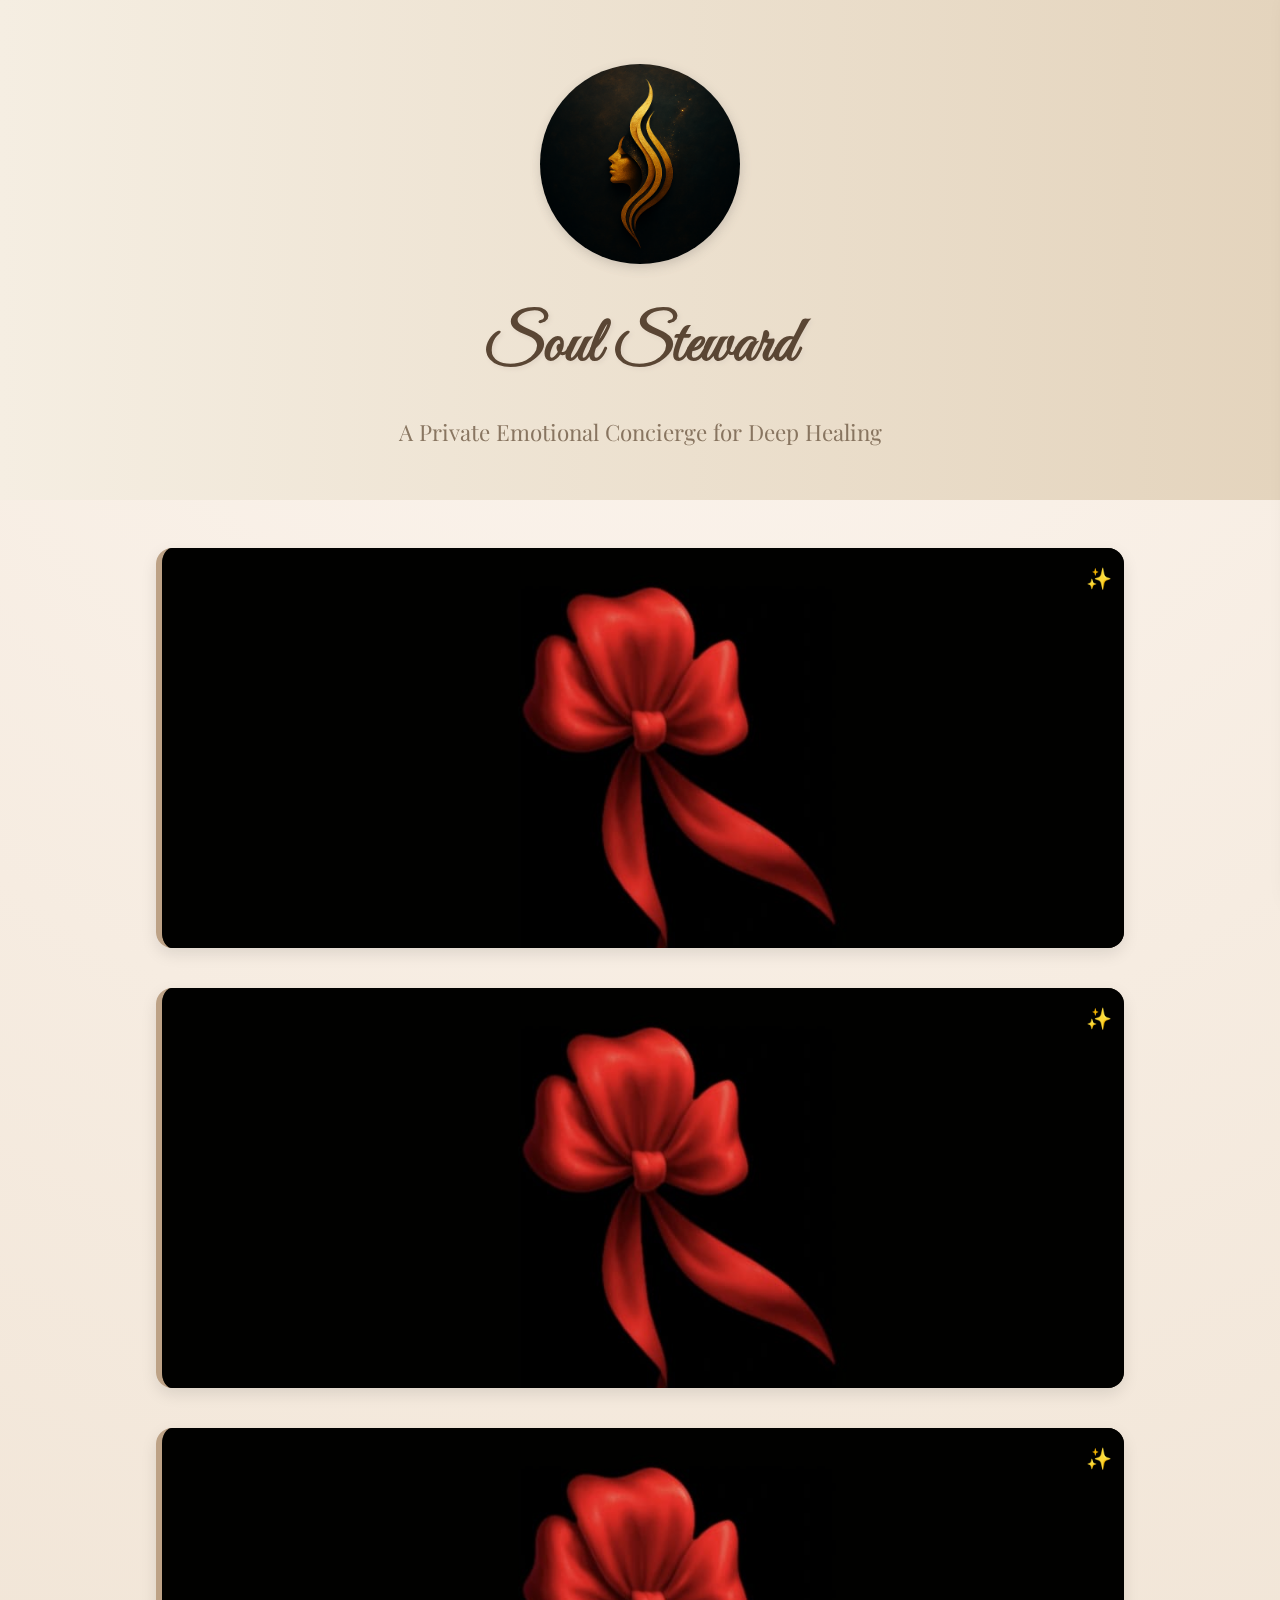
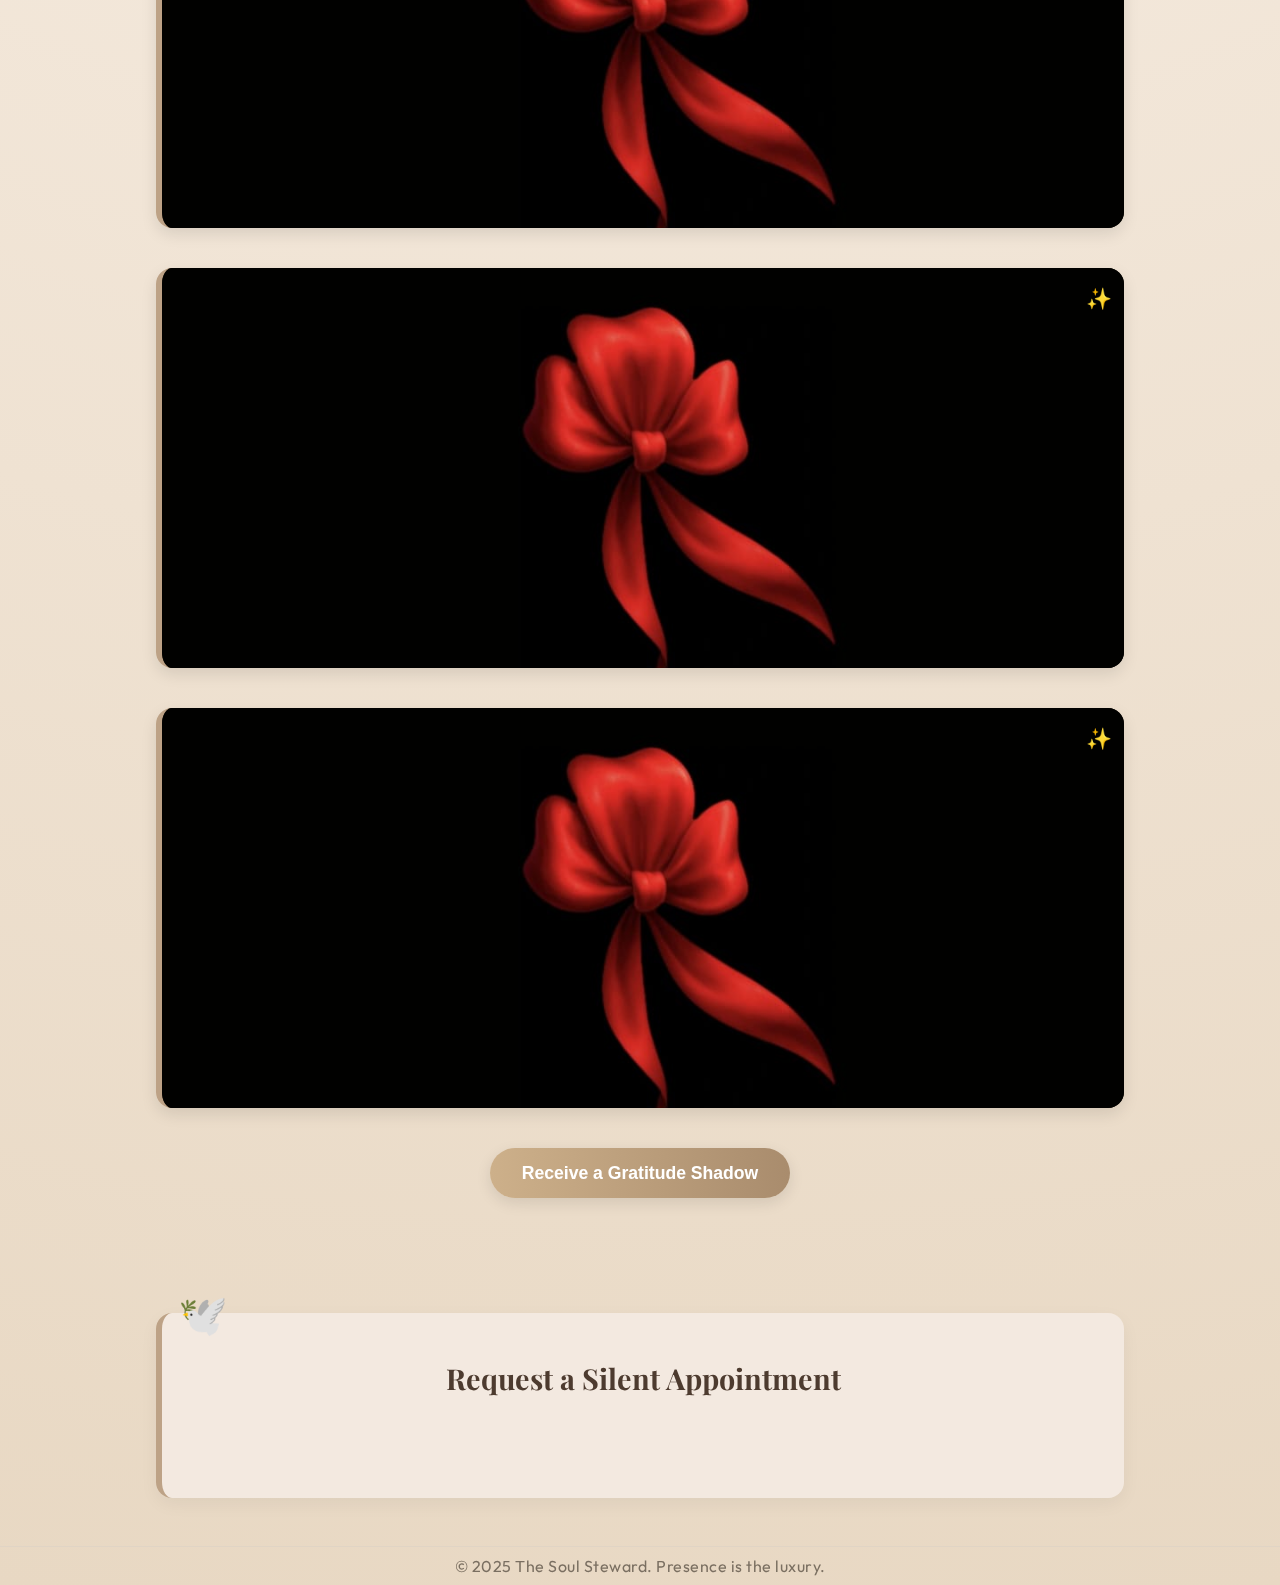
<file: index.html>
<!DOCTYPE html>
<html lang="en">
<head>
  <meta charset="UTF-8" />
  <meta name="viewport" content="width=device-width, initial-scale=1.0" />
  <title>Soul Steward</title>
  <link href="https://fonts.googleapis.com/css2?family=Great+Vibes&family=Outfit:wght@400;700&family=Playfair+Display:wght@600&display=swap" rel="stylesheet">
  <link rel="stylesheet" href="../CSS/style.css">
  <link rel="stylesheet" href="https://cdnjs.cloudflare.com/ajax/libs/font-awesome/6.5.2/css/all.min.css" integrity="sha512-SnH5WK+bZxgPHs44uWIX+LLJAJ9/2PkPKZ5QiAj6Ta86w+fsb2TkcmfRyVX3pBnMFcV7oQPJkl9QevSCWr3W6A==" crossorigin="anonymous" referrerpolicy="no-referrer" />
</head>
<body>
  <!-- Menu Toggle Button -->
<button id="menu-toggle" onclick="toggleMenu()" aria-label="Open Navigation">
  <i class="fas fa-bars"></i>
</button>

<!-- Responsive Side Menu -->
<nav class="side-menu" id="sideMenu">
  <button id="menu-color" onclick="toggleMenu()" aria-label="Open Navigation">
  <i class="fas fa-bars"></i>
</button>
  <h2>Soul Steward</h2>
  <a href="index.html">Home</a>
  <a href="./HTML/inspired.html">Inspired By</a>
  <a href="./HTML/alchemy.html">Alchemy</a>
  <a href="./HTML/behindveil.html">Behind the Veil</a>
  <a href="./HTML/reviews.html">Reviews</a>
  <a href="./HTML/book.html">Book</a>
  
</nav>


  <header>
    <img src="../assets/logo.png" alt="Soul Steward Logo">
    <h1>Soul Steward</h1>
    <p>A Private Emotional Concierge for Deep Healing</p>
  </header>

  <section>
    <div class="service" id="presence-service" onclick="navigateToPresence()">
      <h2>Presence Sessions</h2>
      <p>Silent companionship in shared spaces—no goal, no conversation, just healing stillness.</p>
    </div>
    <div class="service" id="memory-rituals" onclick="navigateToMemory()">
      <h2>Memory Rituals</h2>
      <p>Rituals that honor your emotional past—letters, symbols, or gentle ceremonies.</p>
    </div>
    <div class="service" id="emotional-transference" onclick="navigateToEmotional()">
      <h2>Emotional Transference Objects</h2>
      <p>Handcrafted natural objects that absorb unspoken emotions, to be kept or released.</p>
    </div>
    <div class="service" id="invisible-presence" onclick="navigateToInvisible()">
      <h2>Invisible Presence</h2>
      <p>Companionship without demand—just a quiet, steady presence nearby.</p>
    </div>
    <div class="service" id="gratitude-shadows" onclick="navigateToGratitude()">
      <h2>Gratitude Shadows</h2>
      <p>Small surprises of beauty and kindness left behind to warm the soul.</p>
    </div>

    <div style="text-align: center; margin-top: 2rem;">
      <button class="button" onclick="showGratitude()">Receive a Gratitude Shadow</button>
      <p id="gratitude-message"></p>
    </div>

    <div class="appointment-container">
      <h2 class="sub-title">Request a Silent Appointment</h2>
      <a href="mailto:soulstewardofficial@gmail.com" target="_blank" aria-label="Soul Steward on E-Mail" class="social-link">
        <i class="fa-solid fa-envelope"></i>
      </a>
      <a href="https://www.instagram.com/soulsteward/?hl=en" target="_blank" aria-label="Soul Steward on Instagram" class="social-link">
        <i class="fa-brands fa-instagram"></i>
      </a>
    </div>
  </section>

  <footer>
    &copy; 2025 The Soul Steward. Presence is the luxury.
  </footer>
  <script src="../JavaScript/script.js"></script>
</body>
</html>
</file>
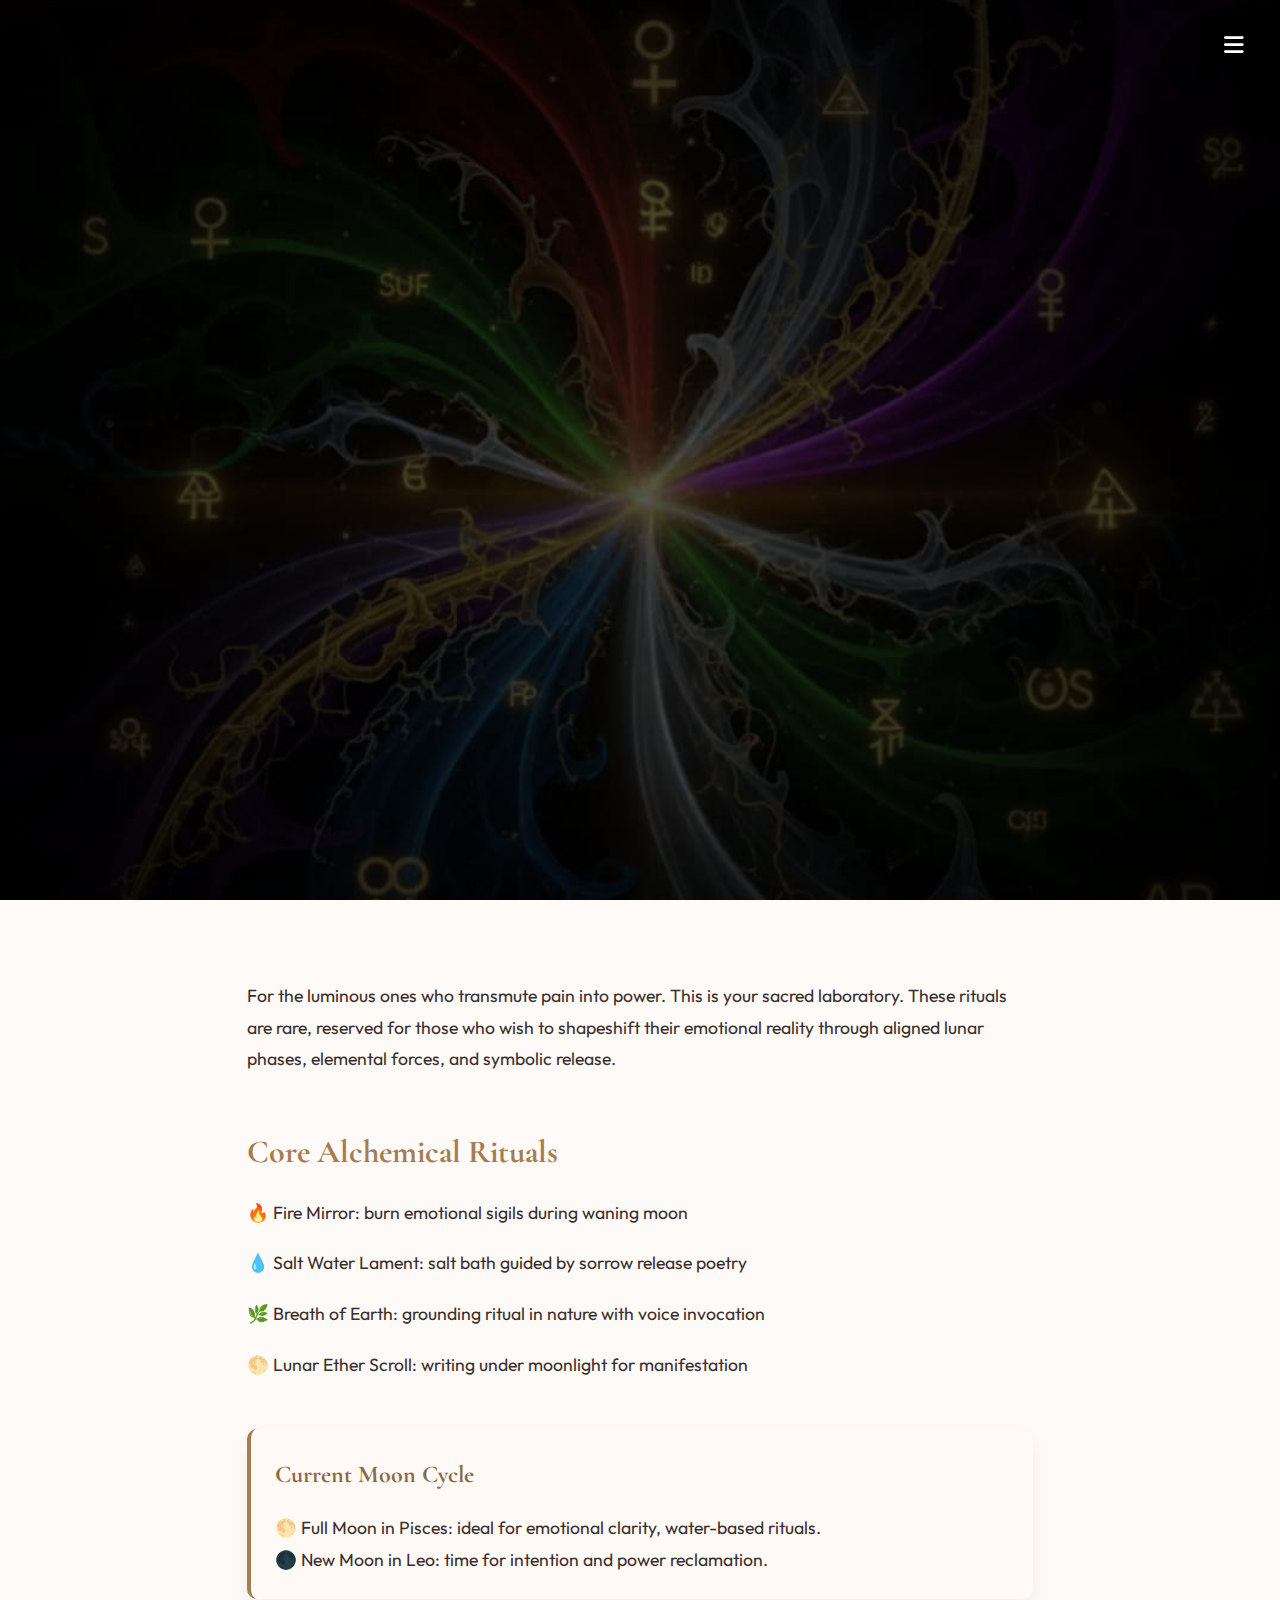
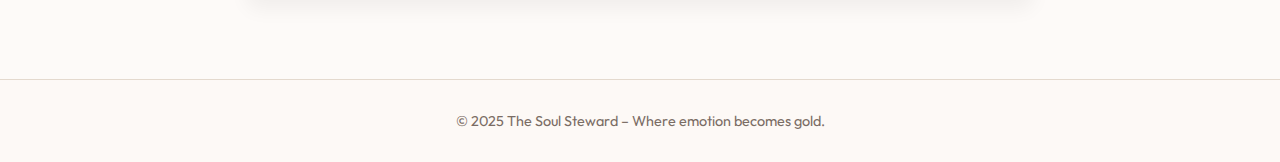
<file: HTML/alchemy.html>
<!DOCTYPE html>
<html lang="en">
<head>
  <meta charset="UTF-8">
  <meta name="viewport" content="width=device-width, initial-scale=1.0">
  <title>Alchemy | The Soul Steward</title>
  <link rel="stylesheet" href="https://cdnjs.cloudflare.com/ajax/libs/font-awesome/6.7.2/css/all.min.css" integrity="sha512-Evv84Mr4kqVGRNSgIGL/F/aIDqQb7xQ2vcrdIwxfjThSH8CSR7PBEakCr51Ck+w+/U6swU2Im1vVX0SVk9ABhg==" crossorigin="anonymous" referrerpolicy="no-referrer" />
  <link href="https://fonts.googleapis.com/css2?family=Cormorant+Garamond:wght@400;600;700&family=Outfit:wght@300;400;500&display=swap" rel="stylesheet">
  <link rel="stylesheet" href="../CSS/menu.css">
  <link rel="stylesheet" href="../CSS/alchmy.css">
</head>
<body>
  <button id="menu-toggle" onclick="toggleMenu()" aria-label="Open Navigation">
    <i class="fas fa-bars"></i>
  </button>

  <nav class="side-menu" id="sideMenu">
    <button id="menu-color" onclick="toggleMenu()" aria-label="Close Navigation">
      <i class="fa-solid fa-bars"></i>
    </button>
    <h2>Soul Steward</h2>
    <a href="../index.html">Home</a>
    <a href="inspired.html">Inspired By</a>
    <a href="alchemy.html" class="active">Alchemy</a>
    <a href="behindveil.html">Behind the Veil</a>
    <a href="reviews.html">Reviews</a>
    <a href="book.html">Book</a>
  </nav>

  <section class="alchemy-hero">
    <h1>Alchemy of the Soul</h1>
  </section>

  <section class="alchemy-section">
    <p>
      For the luminous ones who transmute pain into power. This is your sacred laboratory.
      These rituals are rare, reserved for those who wish to shapeshift their emotional reality
      through aligned lunar phases, elemental forces, and symbolic release.
    </p>

    <h2>Core Alchemical Rituals</h2>
    <ul class="rituals-list">
      <li>🔥 Fire Mirror: burn emotional sigils during waning moon</li>
      <li>💧 Salt Water Lament: salt bath guided by sorrow release poetry</li>
      <li>🌿 Breath of Earth: grounding ritual in nature with voice invocation</li>
      <li>🌕 Lunar Ether Scroll: writing under moonlight for manifestation</li>
    </ul>

    <div class="moon-calendar">
      <h3>Current Moon Cycle</h3>
      <p>
        🌕 Full Moon in Pisces: ideal for emotional clarity, water-based rituals.<br>
        🌑 New Moon in Leo: time for intention and power reclamation.
      </p>
    </div>
  </section>

  <footer>
    <p>&copy; 2025 The Soul Steward – Where emotion becomes gold.</p>
  </footer>
  <script src="../JavaScript/menu.js"></script>
</body>
</html>
</file>
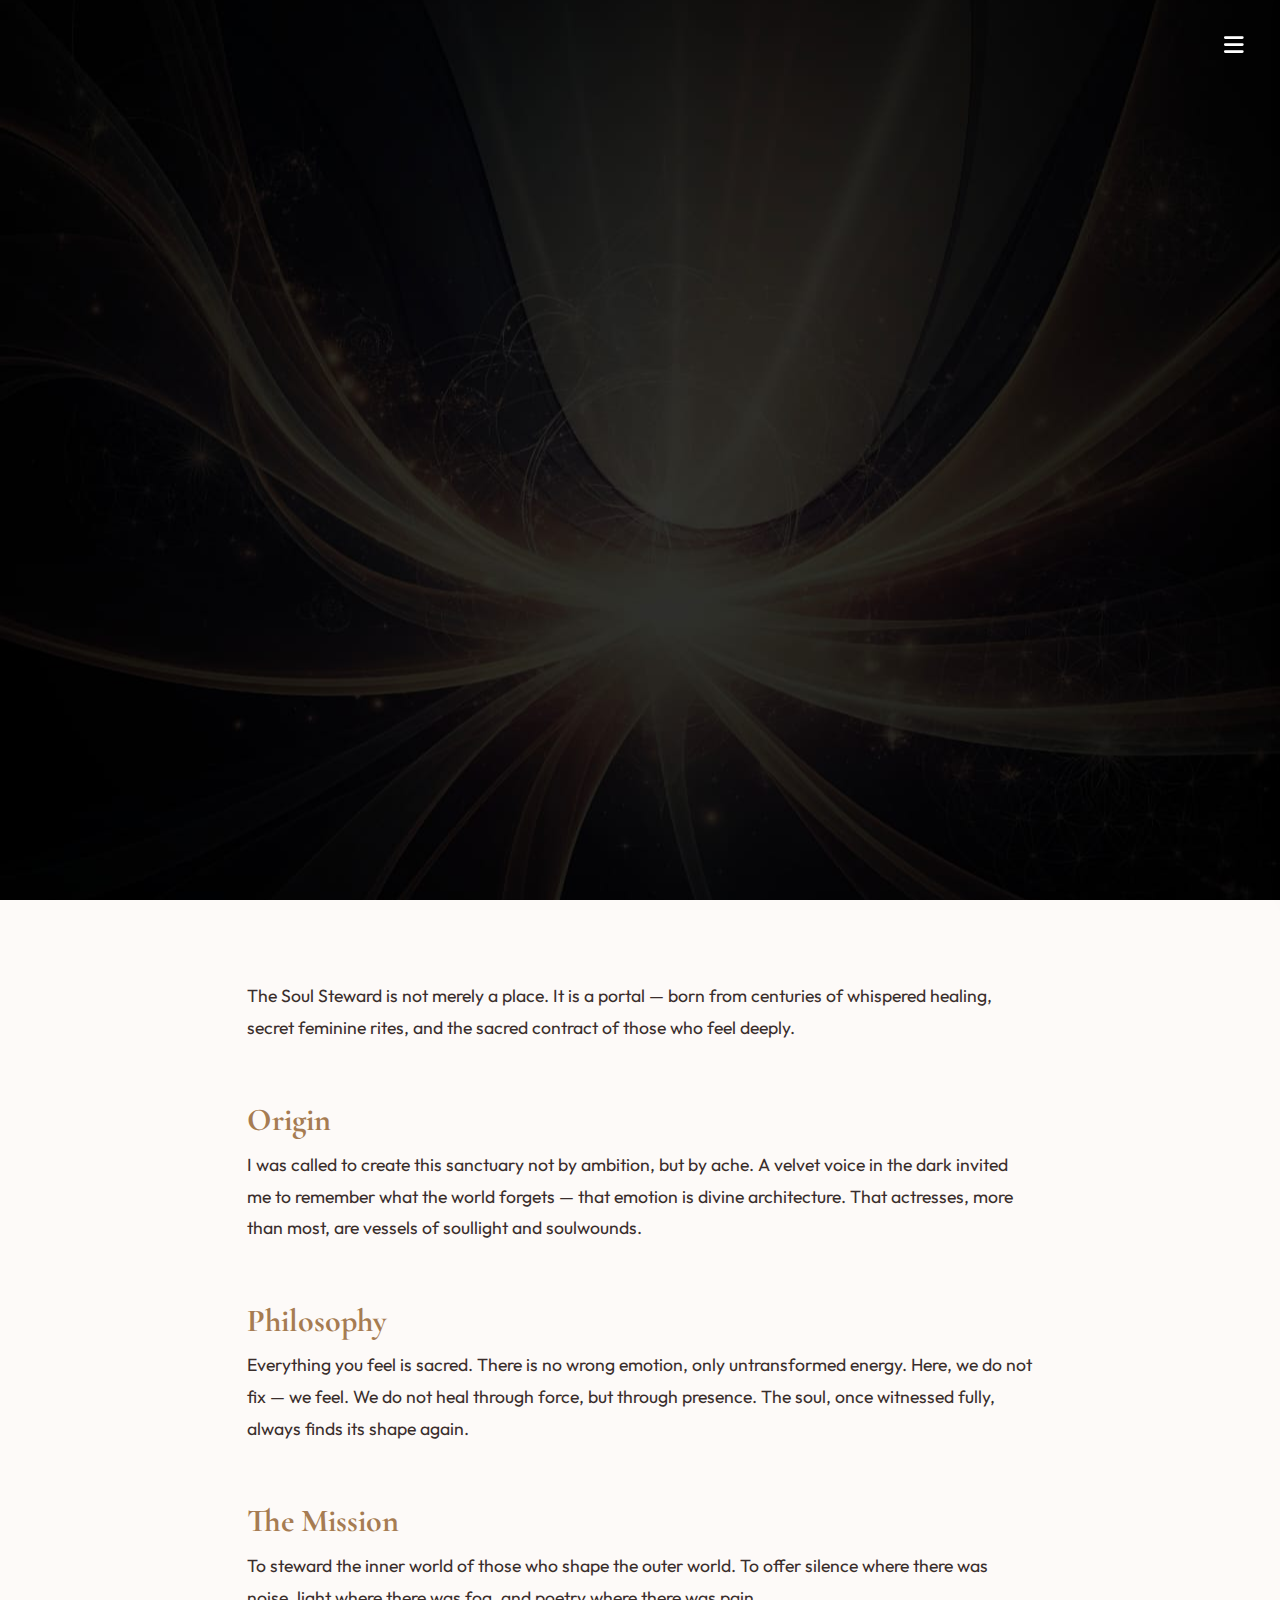
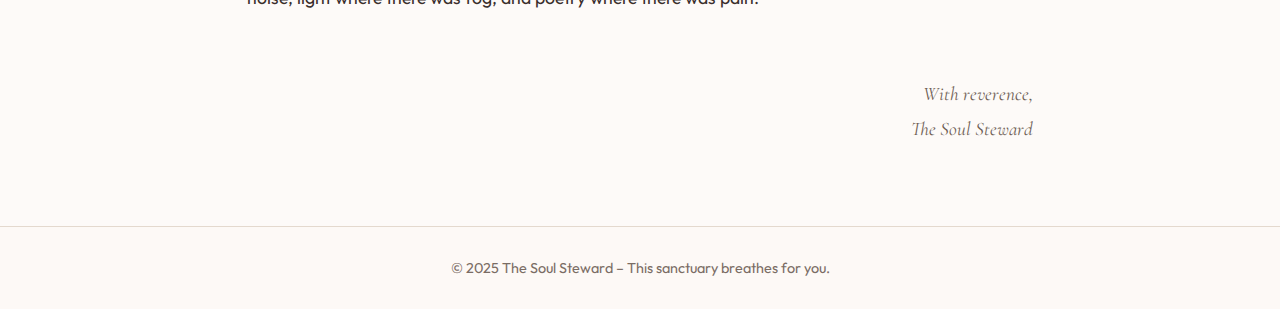
<file: HTML/behindveil.html>
<!DOCTYPE html>
<html lang="en">
<head>
  <meta charset="UTF-8">
  <meta name="viewport" content="width=device-width, initial-scale=1.0">
  <title>Behind the Veil | The Soul Steward</title>
  <link rel="stylesheet" href="https://cdnjs.cloudflare.com/ajax/libs/font-awesome/6.7.2/css/all.min.css" integrity="sha512-Evv84Mr4kqVGRNSgIGL/F/aIDqQb7xQ2vcrdIwxfjThSH8CSR7PBEakCr51Ck+w+/U6swU2Im1vVX0SVk9ABhg==" crossorigin="anonymous" referrerpolicy="no-referrer" />
  <link href="https://fonts.googleapis.com/css2?family=Cormorant+Garamond:wght@400;600;700&family=Outfit:wght@300;400;500&display=swap" rel="stylesheet">
  <link rel="stylesheet" href="../CSS/menu.css">
  <link rel="stylesheet" href="../CSS/behindveil.css">
</head>
<body>
  <button id="menu-toggle" onclick="toggleMenu()" aria-label="Open Navigation">
    <i class="fas fa-bars"></i>
  </button>

  <nav class="side-menu" id="sideMenu">
    <button id="menu-color" onclick="toggleMenu()" aria-label="Close Navigation">
      <i class="fa-solid fa-bars"></i>
    </button>
    <h2>Soul Steward</h2>
    <a href="../index.html">Home</a>
    <a href="inspired.html">Inspired By</a>
    <a href="alchemy.html">Alchemy</a>
    <a href="behindveil.html" class="active">Behind the Veil</a>
    <a href="reviews.html">Reviews</a>
    <a href="book.html">Book</a>
  </nav>

  <section class="veil-hero">
    <h1>Behind the Veil</h1>
  </section>

  <section class="veil-section">
    <p>
      The Soul Steward is not merely a place. It is a portal — born from centuries of whispered healing,
      secret feminine rites, and the sacred contract of those who feel deeply.
    </p>

    <h2>Origin</h2>
    <p>
      I was called to create this sanctuary not by ambition, but by ache. A velvet voice in the dark
      invited me to remember what the world forgets — that emotion is divine architecture.
      That actresses, more than most, are vessels of soullight and soulwounds.
    </p>

    <h2>Philosophy</h2>
    <p>
      Everything you feel is sacred. There is no wrong emotion, only untransformed energy.
      Here, we do not fix — we feel. We do not heal through force, but through presence.
      The soul, once witnessed fully, always finds its shape again.
    </p>

    <h2>The Mission</h2>
    <p>
      To steward the inner world of those who shape the outer world.
      To offer silence where there was noise, light where there was fog,
      and poetry where there was pain.
    </p>

    <div class="signature">
      With reverence,<br>
      The Soul Steward
    </div>
  </section>

  <footer>
    <p>&copy; 2025 The Soul Steward – This sanctuary breathes for you.</p>
  </footer>

  <script src="../JavaScript/menu.js"></script>
</body>
</html>
</file>
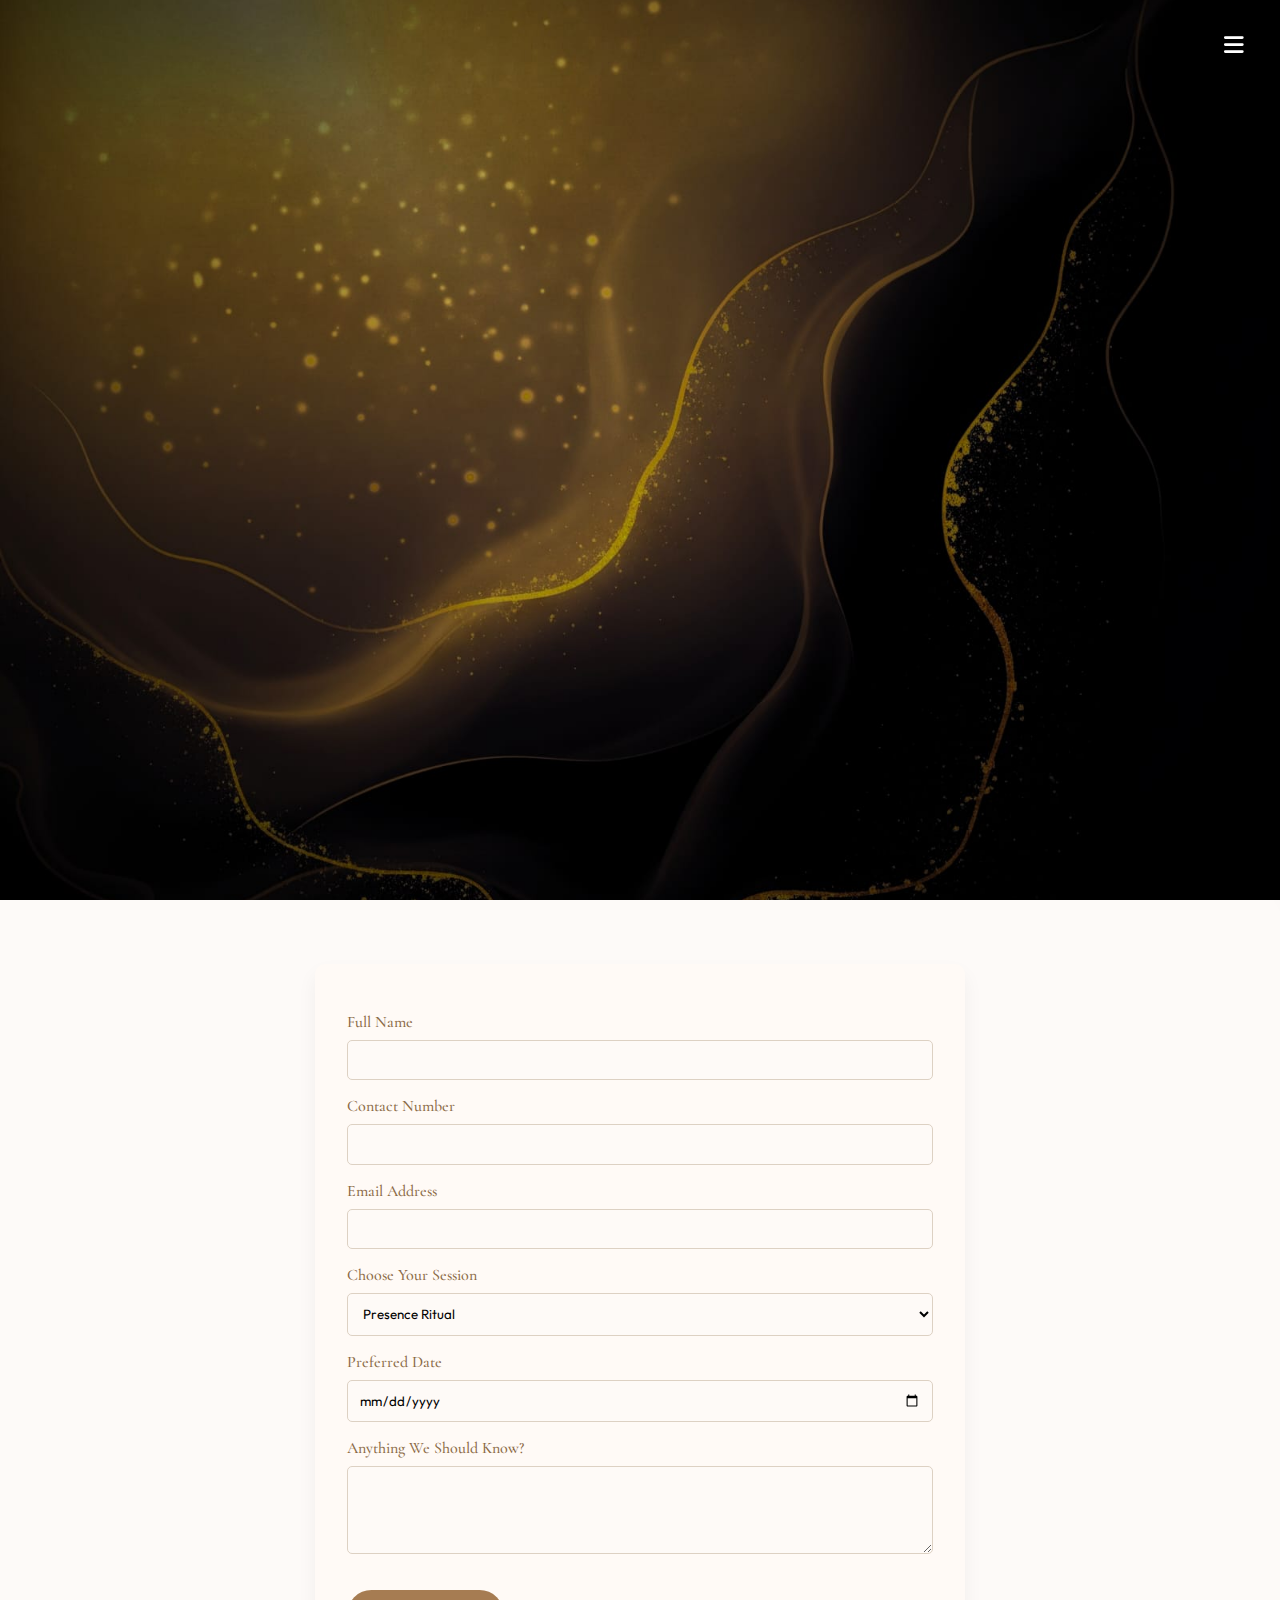
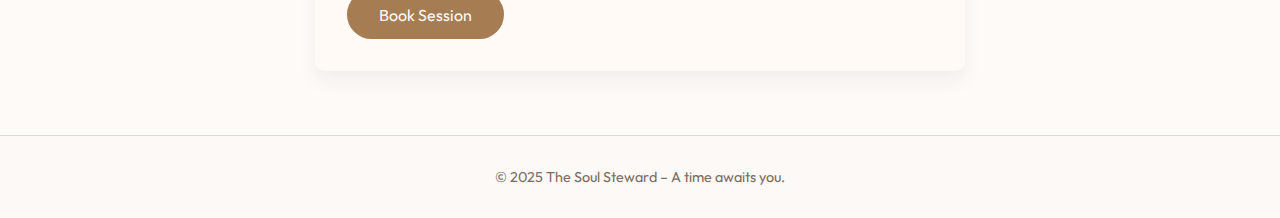
<file: HTML/book.html>
<!DOCTYPE html>
<html lang="en">
<head>
  <meta charset="UTF-8" />
  <meta name="viewport" content="width=device-width, initial-scale=1.0"/>
  <title>Book a Session | The Soul Steward</title>

  <!-- Fonts & Icons -->
  <link rel="stylesheet" href="https://cdnjs.cloudflare.com/ajax/libs/font-awesome/6.7.2/css/all.min.css" crossorigin="anonymous" />
  <link href="https://fonts.googleapis.com/css2?family=Cormorant+Garamond:wght@400;600;700&family=Outfit:wght@300;400;500&display=swap" rel="stylesheet">

  <!-- Stylesheets -->
  <link rel="stylesheet" href="../CSS/book.css">
  <link rel="stylesheet" href="../CSS/menu.css">
</head>
<body>

  <!-- Menu Toggle Button -->
  <button id="menu-toggle" onclick="toggleMenu()" aria-label="Open Navigation">
    <i class="fas fa-bars"></i>
  </button>

  <!-- Side Navigation -->
  <nav class="side-menu" id="sideMenu">
    <button id="menu-color" onclick="toggleMenu()" aria-label="Close Navigation">
      <i class="fa-solid fa-bars"></i>
    </button>
    <h2>Soul Steward</h2>
    <a href="../index.html">Home</a>
    <a href="inspired.html">Inspired By</a>
    <a href="alchemy.html">Alchemy</a>
    <a href="behindveil.html">Behind the Veil</a>
    <a href="reviews.html">Reviews</a>
    <a href="book.html" class="active">Book</a>
  </nav>

  <!-- Hero Section -->
  <section class="booking-hero">
    <h1>Book Your Soul Steward Session</h1>
  </section>

  <!-- Booking Form -->
  <section class="booking-form">
    <form id="bookingForm">
      <input type="hidden" name="access_key" value="1a55ce3e-1e75-4a8a-bf1c-e9963be86bf4">

      <label for="name">Full Name</label>
      <input type="text" id="name" name="Full Name" required>

      <label for="number">Contact Number</label>
      <input type="tel" id="number" name="Contact number" required>

      <label for="email">Email Address</label>
      <input type="email" id="email" name="Email Address" required>

      <label for="session">Choose Your Session</label>
      <select id="session" name="Session Type" required>
        <option value="Presence Ritual">Presence Ritual</option>
        <option value="Emotional Transference">Emotional Transference</option>
        <option value="Memory Ritual">Memory Ritual</option>
        <option value="Divine Touch (Private)">Divine Touch (Private)</option>
      </select>

      <label for="date">Preferred Date</label>
      <input type="date" id="date" name="Preferred Date" required>

      <label for="note">Anything We Should Know?</label>
      <textarea id="note" name="Additional Notes" rows="4"></textarea>

      <button type="submit" class="submit-button">Book Session</button>
    </form>
  </section>

  <!-- Modal Confirmation -->
  <div class="modal" id="thankYouModal">
    <div class="modal-content">
      <h2>Thank you for your booking.</h2>
      <p>Your sacred request has been received. We'll be in touch soon.</p>
      <button onclick="closeModal()">Close</button>
    </div>
  </div>

  <footer>
    <p>&copy; 2025 The Soul Steward – A time awaits you.</p>
  </footer>

  <!-- Scripts -->
  <script src="../JavaScript/menu.js"></script>
  <script src="../JavaScript/book.js"></script>
</body>
</html>
</file>
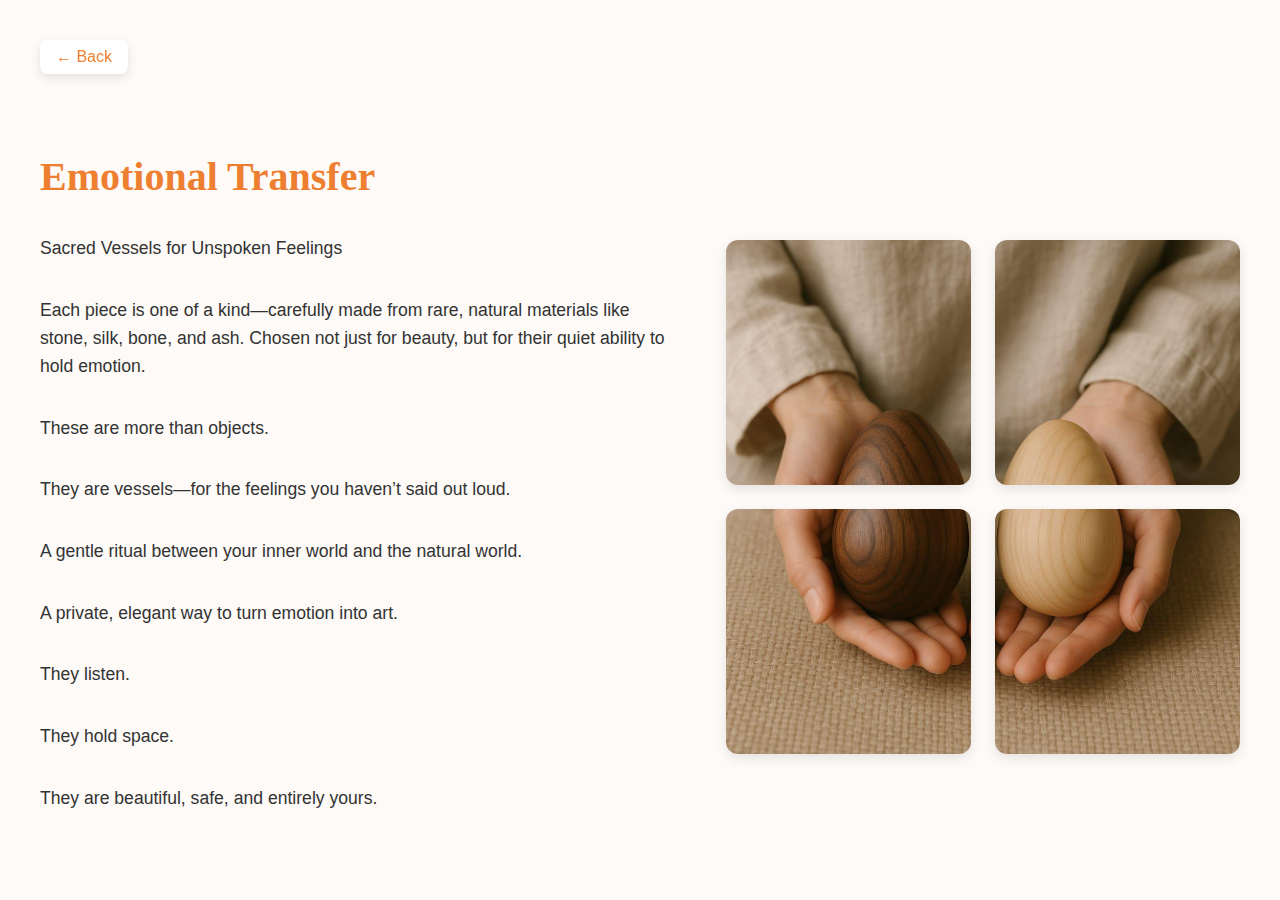
<file: HTML/emotional.html>
<!DOCTYPE html>
<html lang="en">
<head>
  <meta charset="UTF-8" />
  <meta name="viewport" content="width=device-width, initial-scale=1.0"/>
  <title>Emotional Transfer</title>
  <link rel="stylesheet" href="../CSS/service.css" />
  <link rel="stylesheet" href="../CSS/emotional.css" />
</head>
<body>
  <a href="../index.html" class="back-button">← Back</a>

  <main class="container">
    <section class="text-section">
        <h2>Emotional Transfer</h2>
        <p>Sacred Vessels for Unspoken Feelings</p>
        <p>Each piece is one of a kind—carefully made from rare, natural materials like stone, silk, bone, and ash. Chosen not just for beauty, but for their quiet ability to hold emotion.</p>
        <p>These are more than objects.</p>
        <p>They are vessels—for the feelings you haven’t said out loud.</p>
        <p>A gentle ritual between your inner world and the natural world.</p>
        <p>A private, elegant way to turn emotion into art.</p>
        <p>They listen.</p>
        <p>They hold space.</p>
        <p>They are beautiful, safe, and entirely yours.</p>
    </section>

    <section class="image-grid">
      <img src="../assets/Emotional/egg_quarter_1.jpg" alt="Session 1" />
      <img src="../assets/Emotional/egg_quarter_2.jpg"  alt="Session 2" />
      <img src="../assets/Emotional/egg_quarter_3.jpg" alt="Session 3" />
      <img src="../assets/Emotional/egg_quarter_4.jpg" alt="Session 4">
    </section>
  </main>

</body>
</html>
</file>
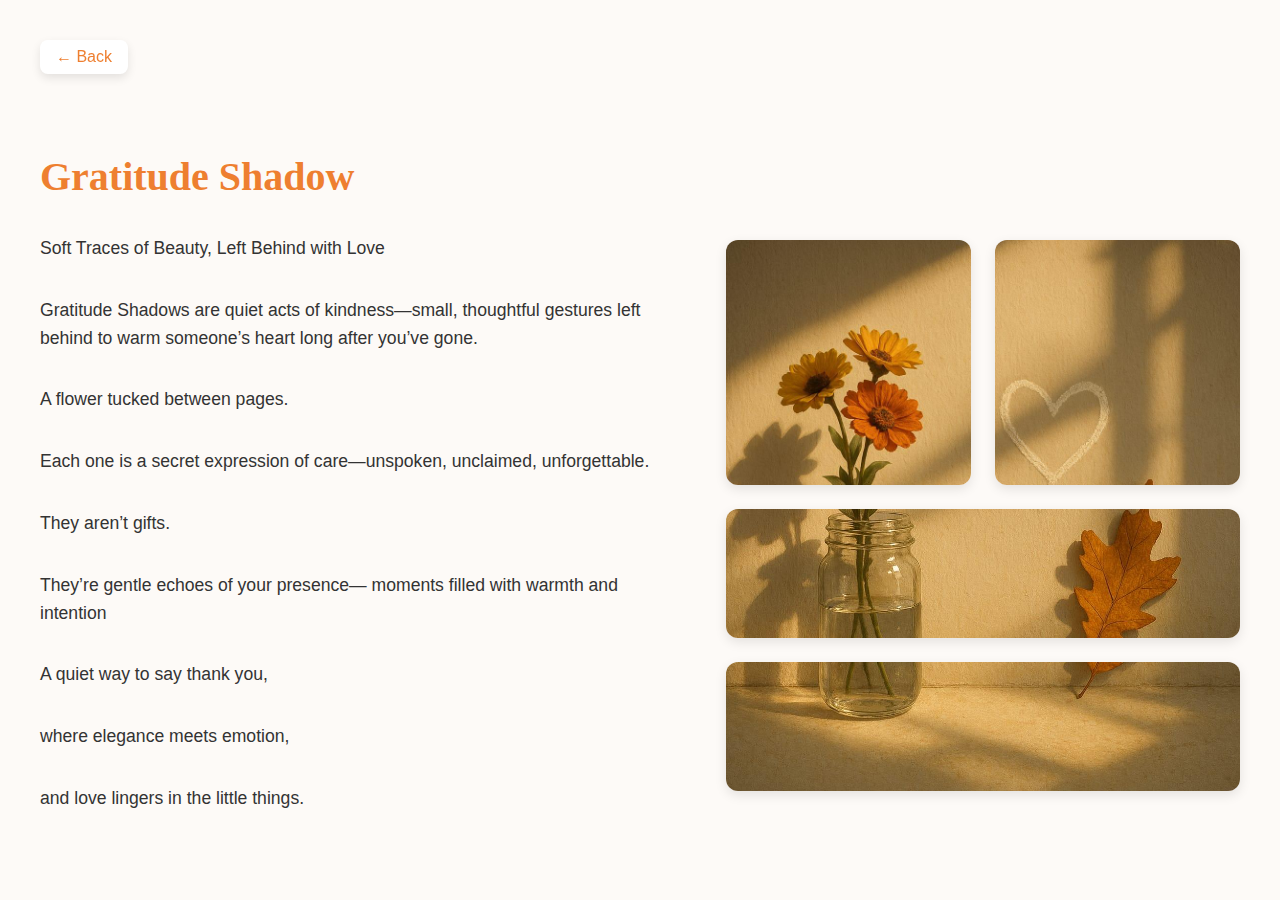
<file: HTML/gratitude.html>
<!DOCTYPE html>
<html lang="en">
<head>
  <meta charset="UTF-8" />
  <meta name="viewport" content="width=device-width, initial-scale=1.0"/>
  <title>Gratitude Shadow</title>
  <link rel="stylesheet" href="../CSS/service.css" />
  <link rel="stylesheet" href="../CSS/gratitude.css" />
</head>
<body>
  <a href="../index.html" class="back-button">← Back</a>

  <main class="container">
    <section class="text-section">
        <h2>Gratitude Shadow</h2>
        <p>Soft Traces of Beauty, Left Behind with Love</p>
        <p>Gratitude Shadows are quiet acts of kindness—small, thoughtful gestures left behind to warm someone’s heart long after you’ve gone.</p>
        <p>A flower tucked between pages.</p>
        <p>Each one is a secret expression of care—unspoken, unclaimed, unforgettable.</p>
        <p>They aren’t gifts.</p>
        <p>They’re gentle echoes of your presence— moments filled with warmth and intention</p>
        <p>A quiet way to say thank you,</p>
        <p>where elegance meets emotion,</p>
        <p>and love lingers in the little things.</p>
    </section>

    <section class="image-grid">
      <img src="../assets/Gratitude/split_top_left.jpg" alt="Session 1" />
      <img src="../assets/Gratitude/split_top_right.jpg"  alt="Session 2" />
      <img src="../assets/Gratitude/split_bottom_left.jpg" alt="Session 3" />
      <img src="../assets/Gratitude/split_bottom_right.jpg" alt="Session 4">
    </section>
  </main>

</body>
</html>
</file>
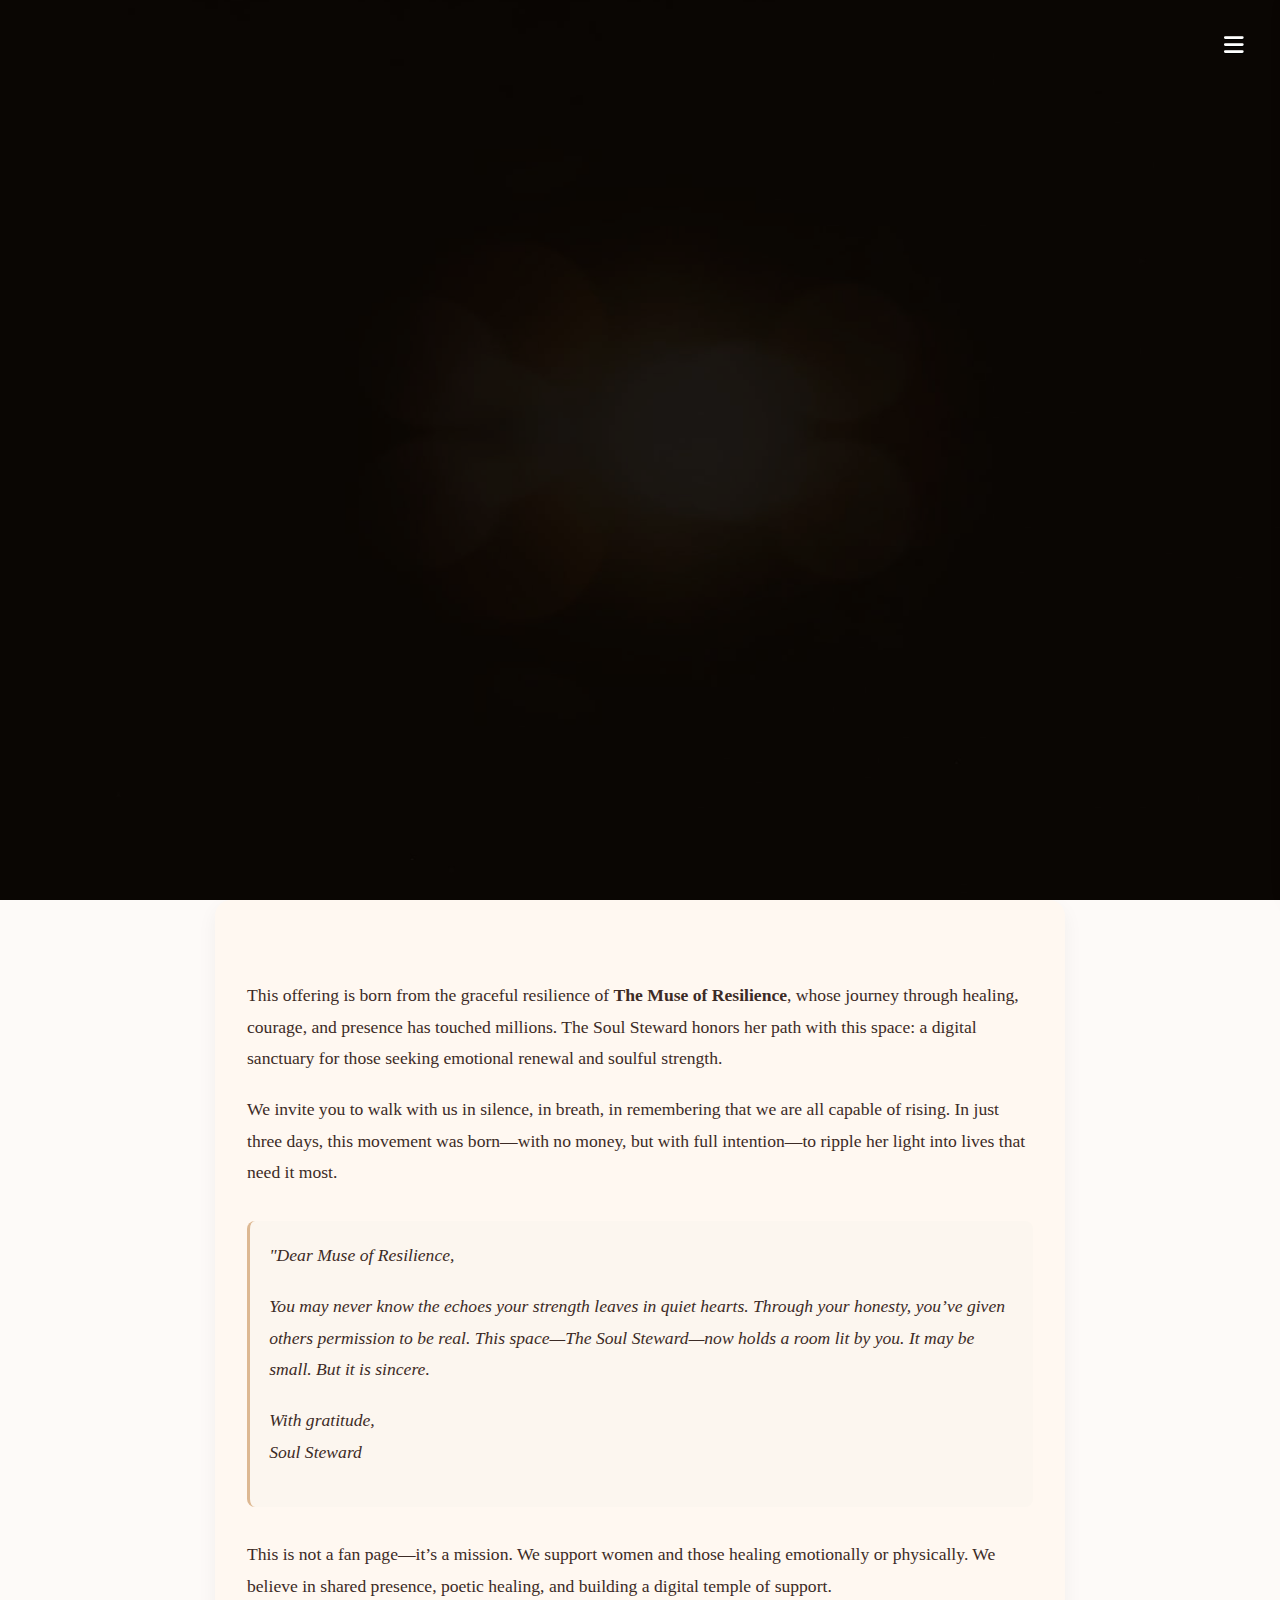
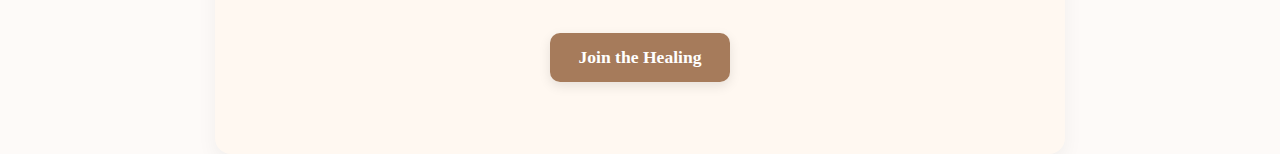
<file: HTML/inspired.html>
<!DOCTYPE html>
<html lang="en">
<head>
  <meta charset="UTF-8" />
  <meta name="viewport" content="width=device-width, initial-scale=1.0" />
  <title>Inspired by Her Light | The Soul Steward</title>
  <link rel="stylesheet" href="../CSS/inspired.css">
  <link rel="stylesheet" href="../CSS/menu.css">
  <link rel="stylesheet" href="https://cdnjs.cloudflare.com/ajax/libs/font-awesome/6.5.0/css/all.min.css" />
</head>
<body>
  <!-- Navigation Button -->
  <button id="menu-toggle" onclick="toggleMenu()" aria-label="Open Navigation">
    <i class="fas fa-bars"></i>
  </button>

  <!-- Side Navigation Menu -->
  <nav class="side-menu" id="sideMenu">
    <button id="menu-color" onclick="toggleMenu()" aria-label="Close Navigation">
      <i class="fa-solid fa-bars"></i>
    </button>
    <h2>Soul Steward</h2>
    <a href="../index.html">Home</a>
    <a href="inspired.html" class="active">Inspired By</a>
    <a href="alchemy.html">Alchemy</a>
    <a href="behindveil.html">Behind the Veil</a>
    <a href="reviews.html">Reviews</a>
    <a href="book.html">Book</a>
  </nav>

  <!-- Hero Section -->
  <section class="inspired-hero">
    <h1>Inspired by Her Light</h1>
  </section>

  <!-- Main Content Section -->
  <section class="inspired-section">
    <p>
      This offering is born from the graceful resilience of <strong>The Muse of Resilience</strong>, whose journey through healing, courage, and presence has touched millions. The Soul Steward honors her path with this space: a digital sanctuary for those seeking emotional renewal and soulful strength.
    </p>
    <p>
      We invite you to walk with us in silence, in breath, in remembering that we are all capable of rising. In just three days, this movement was born—with no money, but with full intention—to ripple her light into lives that need it most.
    </p>

    <div class="letter">
      <p>"Dear Muse of Resilience,</p>
      <p>
        You may never know the echoes your strength leaves in quiet hearts. Through your honesty, you’ve given others permission to be real. This space—The Soul Steward—now holds a room lit by you. It may be small. But it is sincere.
      </p>
      <p>
        With gratitude,<br />
        Soul Steward
      </p>
    </div>

    <p>
      This is not a fan page—it’s a mission. We support women and those healing emotionally or physically. We believe in shared presence, poetic healing, and building a digital temple of support.
    </p>

    <!-- Call to Action -->
    <div class="cta">
      <a href="book.html">Join the Healing</a>
    </div>
  </section>

  <script src="../JavaScript/menu.js"></script>
</body>
</html>
</file>
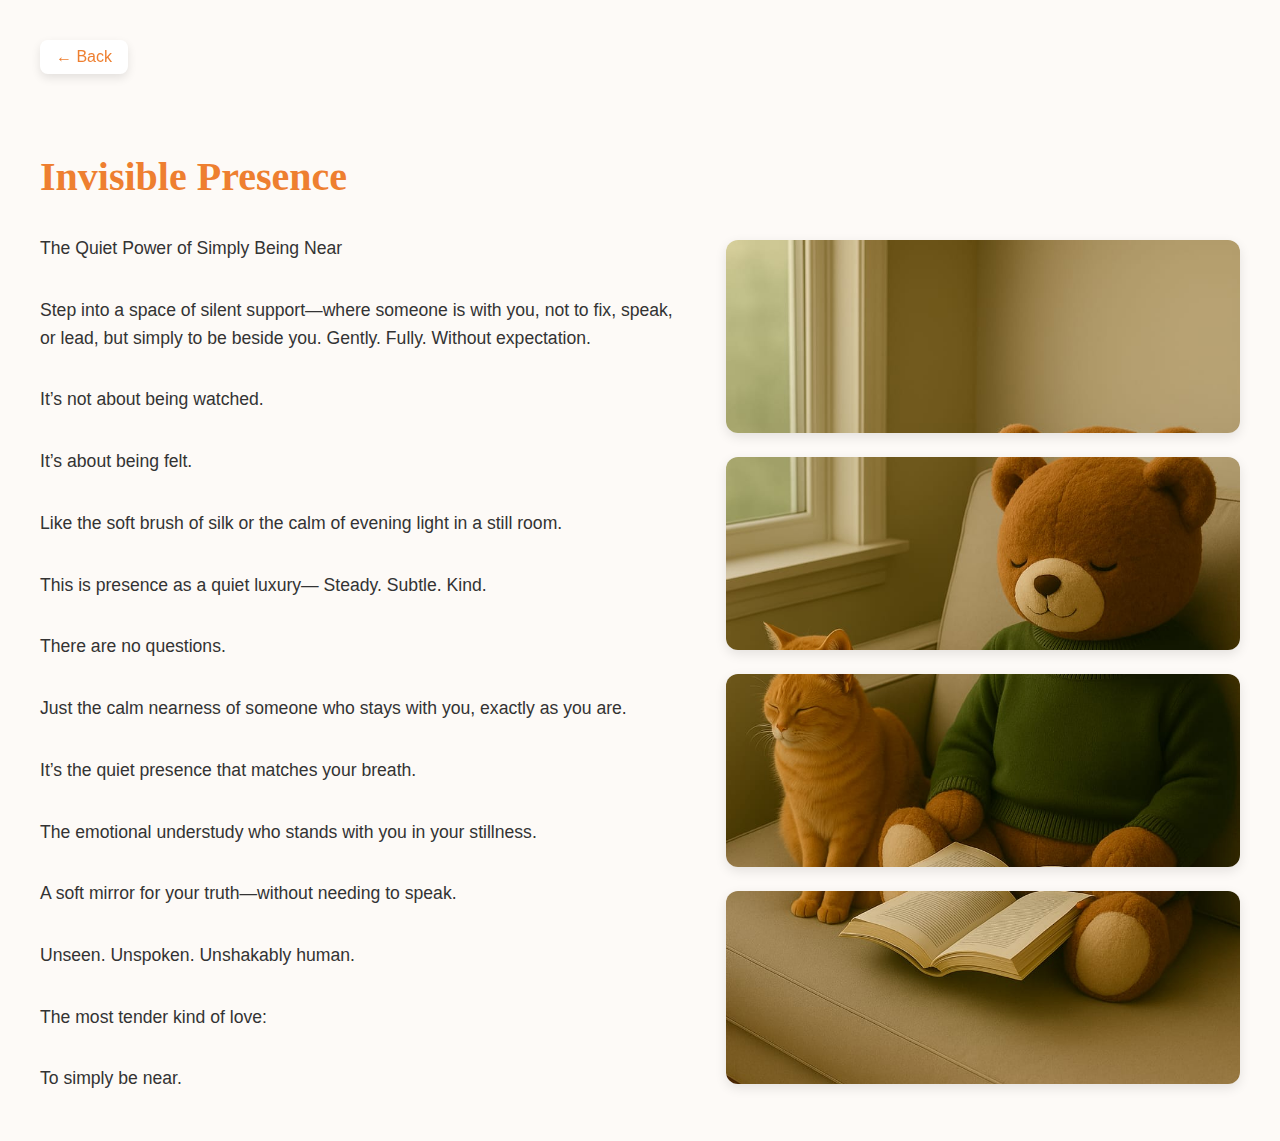
<file: HTML/invisible.html>
<!DOCTYPE html>
<html lang="en">
<head>
  <meta charset="UTF-8" />
  <meta name="viewport" content="width=device-width, initial-scale=1.0"/>
  <title>Invisible Presence</title>
  <link rel="stylesheet" href="../CSS/service.css" />
  <link rel="stylesheet" href="../CSS/invisible.css" />
</head>
<body>
  <a href="../index.html" class="back-button">← Back</a>
  
  <main class="container">
    <section class="text-section">
        <h2>Invisible Presence</h2>
        <p>The Quiet Power of Simply Being Near</p>
        <p>Step into a space of silent support—where someone is with you, not to fix, speak, or lead, but simply to be beside you. Gently. Fully. Without expectation.</p>
        <p>It’s not about being watched.</p>
        <p>It’s about being felt.</p>
        <p>Like the soft brush of silk or the calm of evening light in a still room.</p>
        <p>This is presence as a quiet luxury— Steady. Subtle. Kind.</p>
        <p>There are no questions.</p>
        <p>Just the calm nearness of someone who stays with you, exactly as you are.</p>
        <p>It’s the quiet presence that matches your breath.</p>
        <p>The emotional understudy who stands with you in your stillness.</p>
        <p>A soft mirror for your truth—without needing to speak.</p>
        <p>Unseen. Unspoken. Unshakably human.</p>
        <p>The most tender kind of love:</p>
        <p>To simply be near.</p>
    </section>

    <section class="image-grid">
      <img src="../assets/Invisible/image_part_1.png" alt="Session 1"/>
      <img src="../assets/Invisible/image_part_2.png" alt="Session 2"/>
      <img src="../assets/Invisible/image_part_3.png" alt="Session 3"/>
      <img src="../assets/Invisible/image_part_4.png" alt="Session 4"/>
    </section>
  </main>

</body>
</html>
</file>
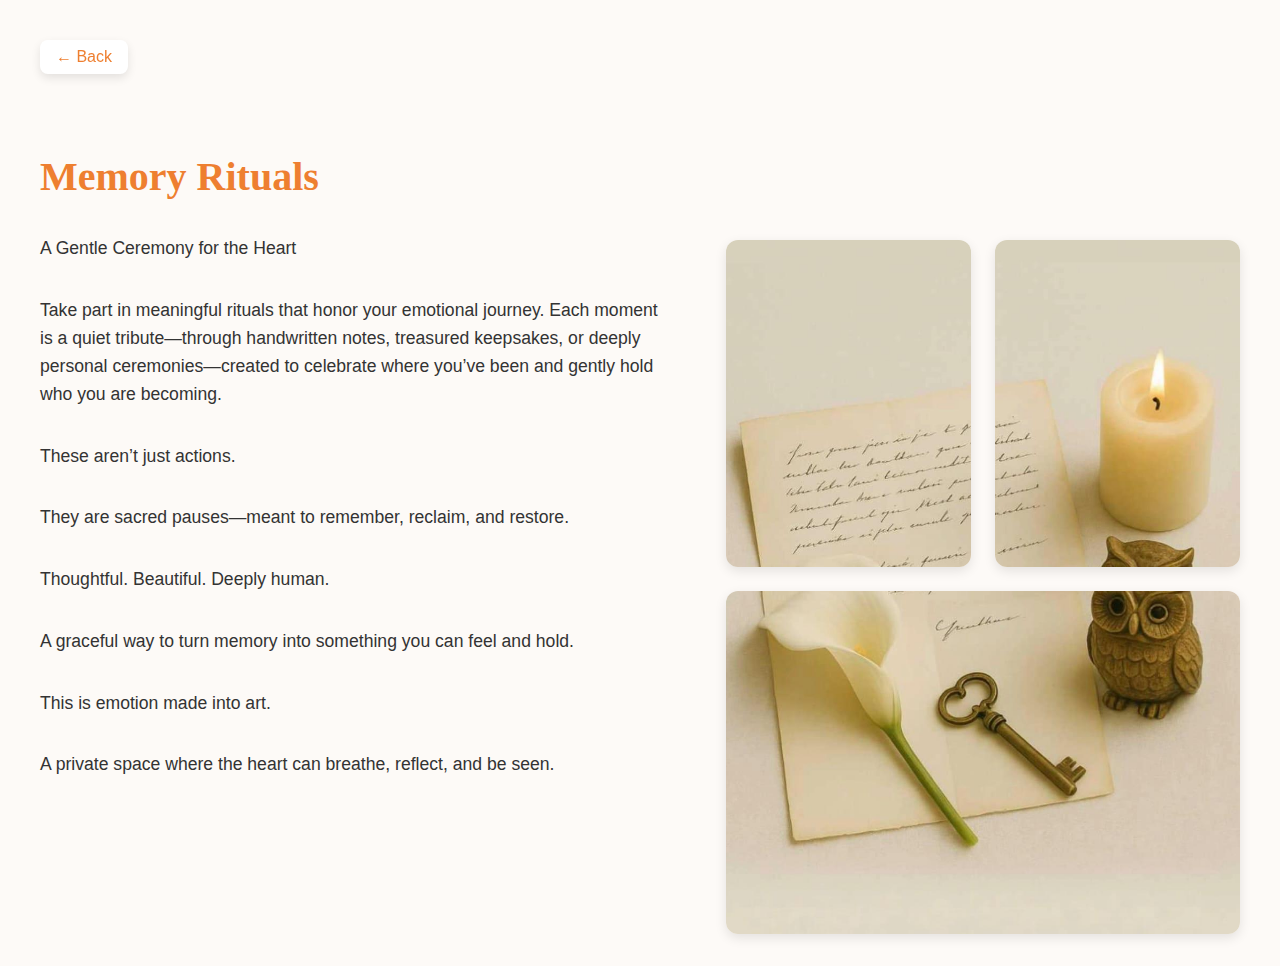
<file: HTML/memory.html>
<!DOCTYPE html>
<html lang="en">
<head>
  <meta charset="UTF-8" />
  <meta name="viewport" content="width=device-width, initial-scale=1.0"/>
  <title>Memory Rituals</title>
  <link rel="stylesheet" href="../CSS/service.css" />
  <link rel="stylesheet" href="../CSS/memory.css" />
</head>
<body>
  <a href="../index.html" class="back-button">← Back</a>

  <main class="container">
    <section class="text-section">
        <h2>Memory Rituals</h2>
        <p>A Gentle Ceremony for the Heart</p>
        <p>Take part in meaningful rituals that honor your emotional journey. Each moment is a quiet tribute—through handwritten notes, treasured keepsakes, or deeply personal ceremonies—created to celebrate where you’ve been and gently hold who you are becoming.</p>
        <p>These aren’t just actions.</p>
        <p>They are sacred pauses—meant to remember, reclaim, and restore.</p>
        <p>Thoughtful. Beautiful. Deeply human.</p>
        <p>A graceful way to turn memory into something you can feel and hold.</p>
        <p>This is emotion made into art.</p>
        <p>A private space where the heart can breathe, reflect, and be seen.</p>
    </section>

    <section class="image-grid">
      <img src="../assets/Memory/section_left_vertical_3split.jpg" alt="Session 1" />
      <img src="../assets/Memory/section_right_vertical_3split.jpg"  alt="Session 2" />
      <img src="../assets/Memory/section_bottom_horizontal_3split.jpg" alt="Session 3" />
    </section>
  </main>

</body>
</html>
</file>
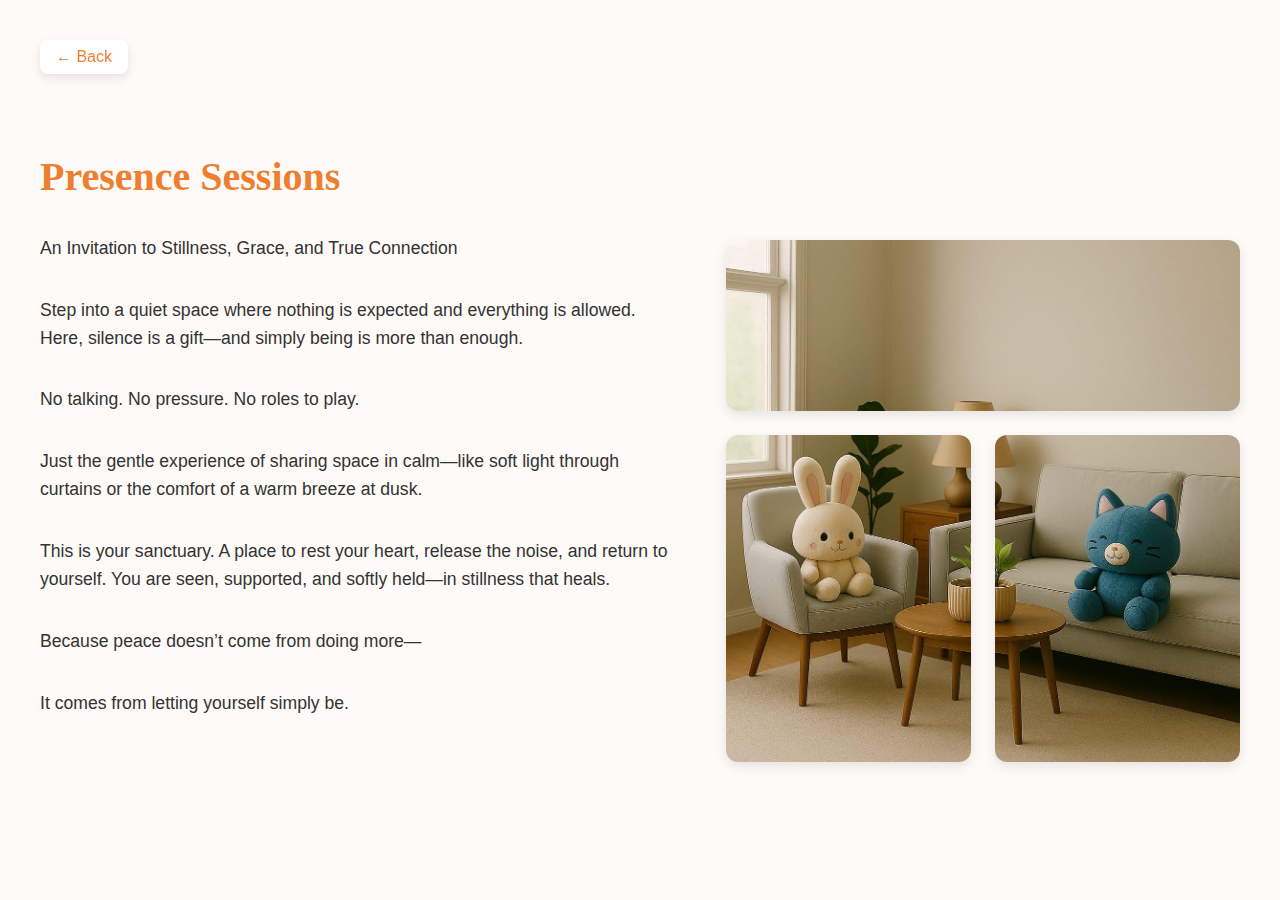
<file: HTML/presence.html>
<!DOCTYPE html>
<html lang="en">
<head>
  <meta charset="UTF-8" />
  <meta name="viewport" content="width=device-width, initial-scale=1.0"/>
  <title>Presence Sessions</title>
  <link rel="stylesheet" href="../CSS/service.css" />
  <link rel="stylesheet" href="../CSS/presence.css" />
</head>
<body>
  <a href="../index.html" class="back-button">← Back</a>

  <main class="container">
    <section class="text-section">
        <h2>Presence Sessions</h2>
        <p>An Invitation to Stillness, Grace, and True Connection</p>
        <p>Step into a quiet space where nothing is expected and everything is allowed. Here, silence is a gift—and simply being is more than enough.</p>
        <p>No talking. No pressure. No roles to play.</p>
        <p>Just the gentle experience of sharing space in calm—like soft light through curtains or the comfort of a warm breeze at dusk.</p>
        <p>This is your sanctuary. A place to rest your heart, release the noise, and return to yourself. You are seen, supported, and softly held—in stillness that heals.</p>
        <p>Because peace doesn’t come from doing more—</p>
        <p>It comes from letting yourself simply be.</p>
    </section>

    <section class="image-grid">
      <img src="../assets/Presence/horizontal_section.jpg" alt="Session 1" />
      <img src="../assets/Presence/left_vertical_section.jpg"  alt="Session 2" />
      <img src="../assets/Presence/right_vertical_section.jpg" alt="Session 3" />
    </section>
  </main>

</body>
</html>
</file>
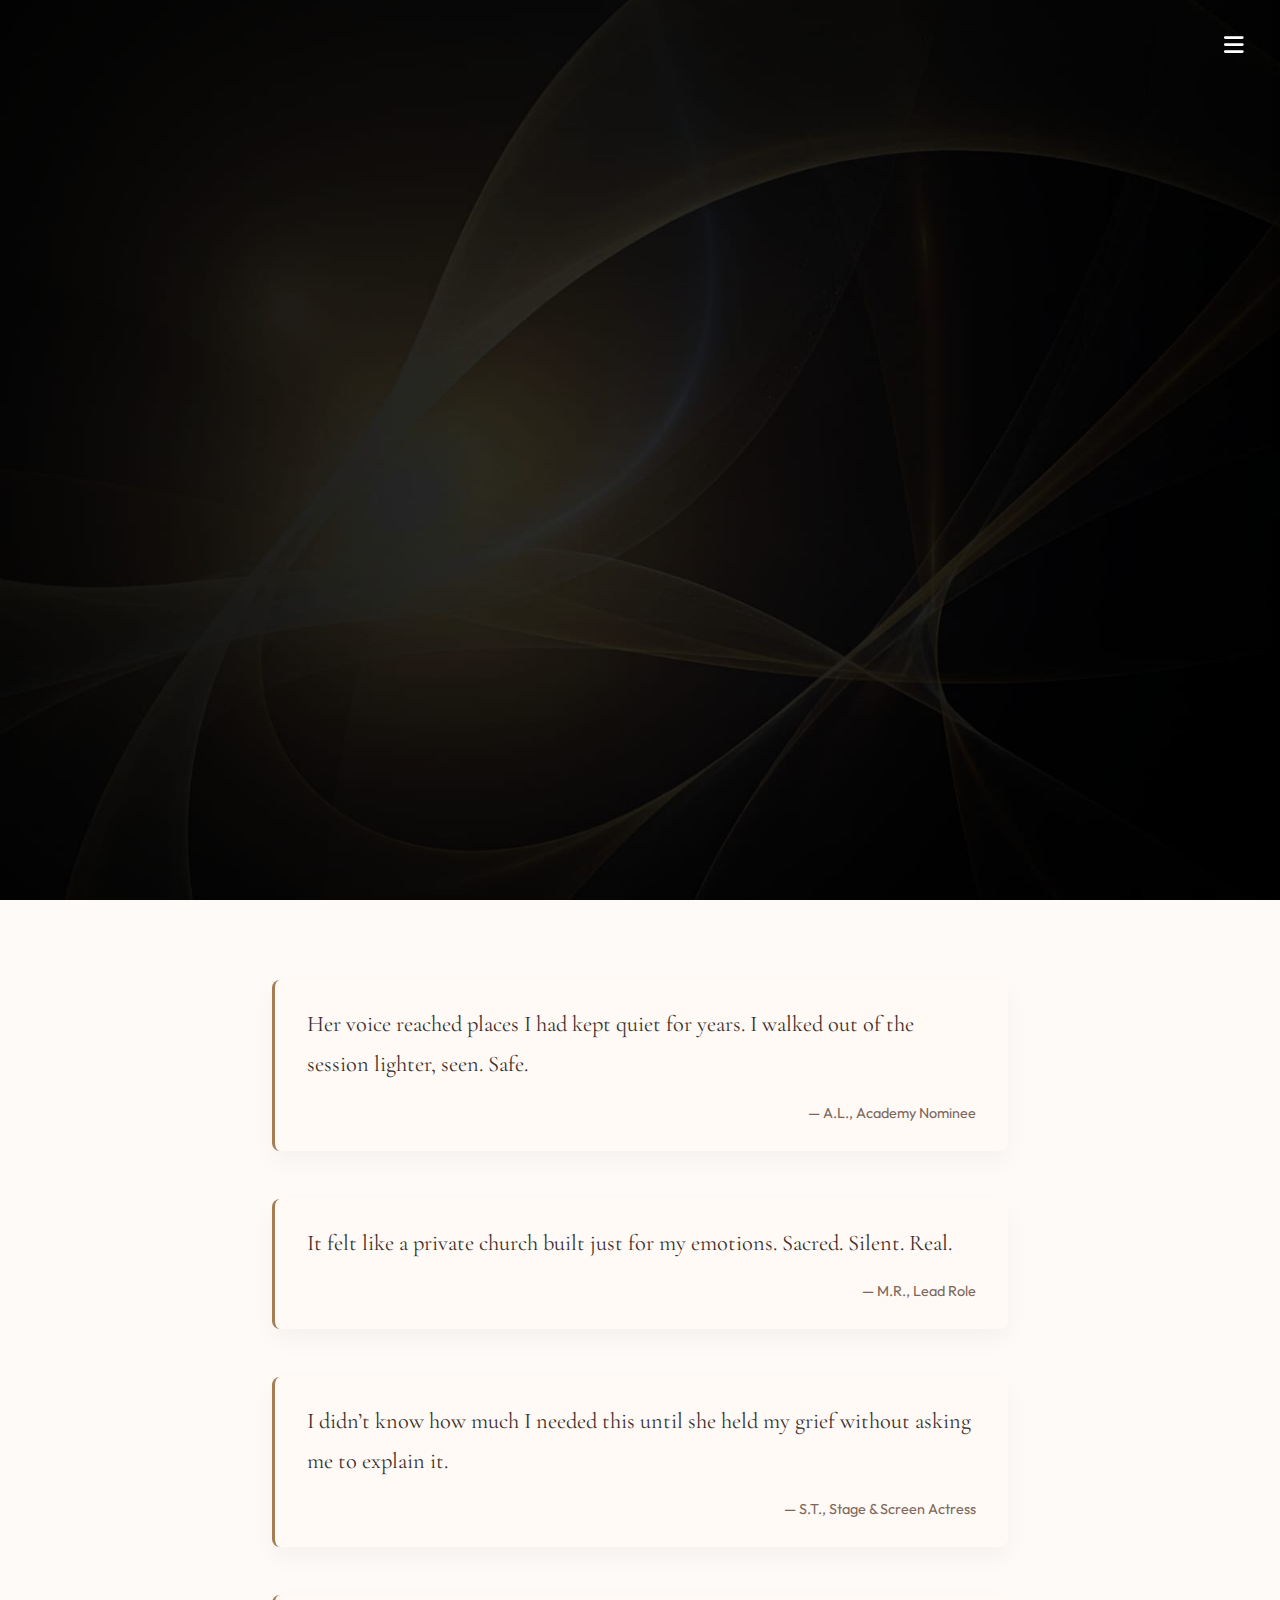
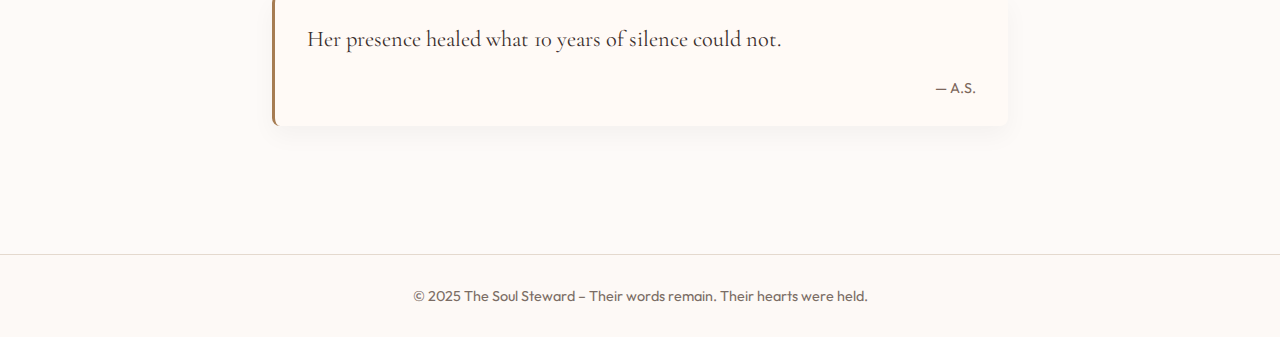
<file: HTML/reviews.html>
<!DOCTYPE html>
<html lang="en">
<head>
  <meta charset="UTF-8" />
  <meta name="viewport" content="width=device-width, initial-scale=1.0" />
  <title>Whispers | The Soul Steward</title>
  <link rel="stylesheet" href="https://cdnjs.cloudflare.com/ajax/libs/font-awesome/6.7.2/css/all.min.css" integrity="sha512-Evv84Mr4kqVGRNSgIGL/F/aIDqQb7xQ2vcrdIwxfjThSH8CSR7PBEakCr51Ck+w+/U6swU2Im1vVX0SVk9ABhg==" crossorigin="anonymous" referrerpolicy="no-referrer" />
  <link href="https://fonts.googleapis.com/css2?family=Cormorant+Garamond:wght@400;600;700&family=Outfit:wght@300;400;500&display=swap" rel="stylesheet" />
  <link rel="stylesheet" href="../CSS/menu.css">
  <link rel="stylesheet" href="../CSS/reviews.css">
</head>
<body>
  <button id="menu-toggle" onclick="toggleMenu()" aria-label="Open Navigation">
    <i class="fas fa-bars"></i>
  </button>

  <nav class="side-menu" id="sideMenu">
    <button id="menu-color" onclick="toggleMenu()" aria-label="Close Navigation">
      <i class="fa-solid fa-bars"></i>
    </button>
    <h2>Soul Steward</h2>
    <a href="../index.html">Home</a>
    <a href="inspired.html">Inspired By</a>
    <a href="alchemy.html">Alchemy</a>
    <a href="behindveil.html">Behind the Veil</a>
    <a href="reviews.html" class="active">Whispers</a>
    <a href="book.html">Book</a>

  </nav>

  <section class="review-hero">
    <h1>Whispers from the Inner Circle</h1>
  </section>

  <section class="testimonials">
    <div class="quote">
      Her voice reached places I had kept quiet for years. I walked out of the session lighter, seen. Safe.
      <div class="author">— A.L., Academy Nominee</div>
    </div>
    <div class="quote">
      It felt like a private church built just for my emotions. Sacred. Silent. Real.
      <div class="author">— M.R., Lead Role</div>
    </div>
    <div class="quote">
      I didn’t know how much I needed this until she held my grief without asking me to explain it.
      <div class="author">— S.T., Stage & Screen Actress</div>
    </div>
    <div class="quote">
      Her presence healed what 10 years of silence could not.
      <div class="author">— A.S.</div>
    </div>
  </section>

  <footer>
    <p>&copy; 2025 The Soul Steward – Their words remain. Their hearts were held.</p>
  </footer>

  <script src="../JavaScript/menu.js"></script>
</body>
</html>
</file>
<file: CSS/style.css>
* {
    margin: 0;
    padding: 0;
    box-sizing: border-box;
}
body {
    font-family: 'Outfit', sans-serif;
    background: radial-gradient(circle at top, #fdf6f0, #e8d8c3);
    color: #2f2f2f;
    line-height: 1.8;
    scroll-behavior: smooth;
    overflow-x: hidden;
    position: relative;
}
body::before {
    content: "";
    position: fixed;
    top: 0;
    left: 0;
    width: 200%;
    height: 100%;
    background: url('https://www.transparenttextures.com/patterns/clouds.png') repeat;
    opacity: 0.03;
    z-index: -2;
    animation: cloudDrift 180s linear infinite;
}
body::after {
    content: "";
    position: fixed;
    top: 0;
    left: 0;
    width: 100%;
    height: 100%;
    background: url('https://www.transparenttextures.com/patterns/paper-fibers.png');
    opacity: 0.06;
    z-index: -1;
}
@keyframes cloudDrift {
    0% { transform: translateX(0); }
    100% { transform: translateX(-50%); }
}
/* Floating Menu Button */
    #menu-toggle {
      position: fixed;
      top: 20px;
      right: 20px;
      background: none;
      color: #fff;
      border: 0px;
      
      width: 52px;
      height: 52px;
      font-size: 1.4rem;
      z-index: 9999;
      cursor: pointer;
      transition: color 0.3s ease;
    }
    /* #menu-toggle:active,
    #menu-toggle:hover{
        color: black;
    } */
    #menu-color{
      position: fixed;
      top: 21px; 
      right: 19px;
      background: none;
      color: #000;
      border: 0px;
      width: 52px;
      height: 52px;
      font-size: 1.4rem;
      z-index: 9999;
      cursor: pointer;
      transition: color 0.3s ease;
    }

    .side-menu {
      position: fixed;
      top: 0;
      right: -270px;
      width: 250px;
      height: 100%;
      background-color: #f5eee6;
      box-shadow: -4px 0 25px rgba(0,0,0,0.15);
      padding: 2rem;
      transition: right 0.4s ease-in-out;
      z-index: 9998;
    }

    .side-menu.active {
      right: 0;
    }

    .side-menu h2 {
      font-family: 'Playfair Display', serif;
      font-size: 1.5rem;     
      color: #a67c52;
      padding-top: 50px;
      margin-bottom: 1rem;
      border-bottom: 1px solid #e1d4c7;
      padding-bottom: 0.5rem;
    }

    .side-menu a {
      display: block;
      margin: 1rem 0;
      color: #3a322f;
      text-decoration: none;
      font-family: 'Outfit', sans-serif;
      font-size: 1rem;
    }
    .side-menu a:hover,
    .side-menu a:active {
      color: #a67c52;
      font-size: 1.1rem;
      font-weight: bold;
      
    }

    @media screen and (max-width: 600px) {
      .side-menu {
        width: 200px;
        padding: 1.5rem;
      }
    }
    
header {
    background: linear-gradient(to right, #f5eee2, #e4d4bd);
    padding: 4rem 2rem 3rem;
    text-align: center;
    animation: fadeIn 2s ease-in-out forwards;
}
header img {
    width: 200px;
    height: auto;
    margin-bottom: 1rem;
    border-radius: 50%;
    box-shadow: 0 4px 12px rgba(0, 0, 0, 0.1);
    transition: transform 0.3s ease;
    filter: drop-shadow(2px 2px 4px #e0d4c5);
    animation: imageZoomFloat 6s cubic-bezier(0.4, 0, 0.2, 1) infinite;
    transform-origin: center;  
}
@keyframes imageZoomFloat {
    0%, 100% {
        transform: scale(1) translateY(0);
    }
    50% {
        transform: scale(0.9) translateY(0);
    }
}
header h1 {
    font-family: 'Great Vibes', cursive;
    font-size: 4rem;
    color: #5a4634;
    text-shadow: 2px 2px 4px #e0d4c5;
    animation: textFloatZoom 6s cubic-bezier(0.4, 0, 0.2, 1) infinite;
    transform-origin: center;
}
@keyframes textFloatZoom {
    0%, 100% {
        transform: translateY(0) scale(1);
    }
    50% {
        transform: translateY(-10px) scale(1.1);
    }
}
header p {
    font-size: 1.4rem;
    color: #7e6a55;
margin-top: 0.5rem;
    opacity: 0.9;
    font-family: 'Playfair Display', serif;
}
section {
    padding: 3rem 1rem;
    max-width: 1000px;
    margin: auto;
    animation: fadeInUp 1.5s ease-out;   
}
.service {
    position: relative;
    overflow: hidden;
    margin-bottom: 2.5rem;
    height: 400px;
    padding: 2.5rem;
    border-left: 6px solid #bda286;
    border-radius: 16px;
    box-shadow: 0 6px 16px rgba(0,0,0,0.1);
    background-size: cover;
    background-position: center;
    background-repeat: no-repeat;
    color: #ffffff;
    transform-style: preserve-3d;
    transition: transform 0.6s;
    animation: fadeInUp 1.5s ease-out;
    cursor: pointer;
}


.service::before {
    content: "";
    position: absolute;
    top: 0; left: 0;
    width: 100%; height: 100%;
    background-image: url('../assets/Gift_Pack.webp');
    background-size: cover;
    background-position: center;
    z-index: 2;
    transition: opacity 0.6s ease;
}

.service::after {
    content: "✨";
    position: absolute;
    top: 12px;
    right: 12px;
    font-size: 1.3rem;
    z-index: 3;
    animation: twinkle 2.5s infinite;
}
#presence-service {
    background-image: url("../assets/Presence_Sessions.png");
}
#memory-rituals {
    background-image: url("../assets/Memory_Rituals.jpg");
}
#emotional-transference {
    background-image: url("../assets/Emotional_Transference.jpg");
}
#invisible-presence {
    background-image: url("../assets/Invisible_Presence.jpg");
}
#gratitude-shadows {
    background-image: url("../assets/Gratitude_Shadows.jpg");
}

.service h2,
.service p {
    position: relative;
    z-index: 1;
    opacity: 0;
    transition: opacity 0.5s ease;
}

.service h2 {
    margin-bottom: 0.5rem;
    font-size: 2rem;
    color: #ee7f30;
    font-weight: bold;
    font-family: 'Playfair Display', serif;
}

.service p {
    font-size: 1.1rem;
    color: #e0bfa3;
}

.service:hover::before {
    opacity: 0;
}

.service:hover h2,
.service:hover p {
    opacity: 1;
}

.service:hover {
    transform: translateY(-8px) rotateX(3deg);
}

.button {
    background: linear-gradient(to right, #cdb08a, #a98c6d);
    color: white;
    border: none;
    padding: 0.9rem 2rem;
    border-radius: 40px;
    font-size: 1.1rem;
    cursor: pointer;
    transition: all 0.3s ease;
    box-shadow: 0 5px 15px rgba(0,0,0,0.1);
    position: relative;
    overflow: hidden;
    font-weight: 600;
}
.button::before {
    content: "";
    position: absolute;
    top: 0;
    left: -100%;
    width: 60%;
    height: 100%;
    background: rgba(255, 255, 255, 0.3);
    transform: skewX(-20deg);
    transition: left 0.5s ease;
}
.button:hover::before {
    left: 130%;
}
.button:hover {
    background: #a88b6f;
    transform: scale(1.05);
}
#gratitude-message {
    font-size: 1.3rem;
    margin-top: 1.5rem;
    color: #7e6a55;
    min-height: 2rem;
    transition: opacity 0.6s ease;
}
    
#gratitude-message {
    margin-top: 1.2rem;
    font-style: italic;
    color: #4a3a2b;
    text-align: center;
    font-size: 1.1rem;
}
.appointment-container {
    background-color: #f3e9e0;
    padding: 2.5rem;
    border-left: 6px solid #bda286;
    border-radius: 16px;
    box-shadow: 0 6px 18px rgba(0, 0, 0, 0.05);
    margin-top: 4rem;
    position: relative;
    text-align: center;
}

.appointment-container::before {
  content: "🕊️";
  position: absolute;
  top: -2.2rem;
  left: 1rem;
  font-size: 2.5rem;
}

.sub-title {
  font-family: 'Playfair Display', serif;
  color: #4d3b2f;
  font-size: 1.8rem;
  margin-bottom: 1.5rem;
}

.appointment-container a {
  color: #6b5849;
  text-decoration: none;
  font-family: 'Outfit', sans-serif;
  width: 60px;
}

.appointment-container a:hover {
  text-decoration: underline;
}

.social-link {
  font-size: 1.5rem;
  color: #6b5849;
  display: inline-block;
  margin-top: 1rem;
  transition: color 0.3s ease;
}

.social-link:hover {
  color: #bda286;
}
footer {
    text-align: center;
    padding: 0.3rem 0.3rem;
    /* background: #f1e8dc; */
    font-size: 1rem;
    color: #7a6f61;
    border-top: 0.5px solid #e0d4c5;
    letter-spacing: 0.5px;
}
@keyframes fadeIn {
    from { opacity: 0; }
    to { opacity: 1; }
}
@keyframes fadeInUp {
    from { opacity: 0; transform: translateY(30px); }
    to { opacity: 1; transform: translateY(0); }
}
@keyframes float {
    0%, 100% { transform: translateY(0); }
    50% { transform: translateY(-8px); }
}
@keyframes twinkle {
    0%, 100% { opacity: 0.6; transform: scale(1); }
    50% { opacity: 1; transform: scale(1.3); }
}
</file>
<file: CSS/menu.css>
* {
      margin: 0;
      padding: 0;
      box-sizing: border-box;
    }

    body {
      font-family: 'Outfit', sans-serif;
      background: #fdfaf8;
      color: #3a2e2c;
    }
    #menu-toggle {
      position: fixed;
      top: 20px;
      right: 20px;
      background: none;
      color: #fff;
      border: 0px;
      
      width: 52px;
      height: 52px;
      font-size: 1.4rem;
      z-index: 9999;
      cursor: pointer;
      transition: color 0.3s ease;
    }
    #menu-color{
      position: fixed;
      top: 21px; 
      right: 19px;
      background: none;
      color: #000;
      border: 0px;
      width: 52px;
      height: 52px;
      font-size: 1.4rem;
      z-index: 9999;
      cursor: pointer;
      transition: color 0.3s ease;
    }

    .side-menu {
      position: fixed;
      top: 0;
      right: -270px;
      width: 250px;
      height: 100%;
      background-color: #f5eee6;
      box-shadow: -4px 0 25px rgba(0,0,0,0.15);
      padding: 2rem;
      transition: right 0.4s ease-in-out;
      z-index: 9998;
    }

    .side-menu.active {
      right: 0;
    }

    .side-menu h2 {
      font-family: 'Playfair Display', serif;
      font-size: 1.5rem;     
      color: #a67c52;
      padding-top: 50px;
      margin-bottom: 1rem;
      border-bottom: 1px solid #e1d4c7;
      padding-bottom: 0.5rem;
    }

    .side-menu a {
      display: block;
      margin: 1rem 0;
      color: #3a322f;
      text-decoration: none;
      font-family: 'Outfit', sans-serif;
      font-size: 1rem;
    }
    
    .side-menu a:hover,
    .side-menu a:active {
      color: #a67c52;
      font-size: 1.1rem;
      font-weight: bold;
      
    }
    @media screen and (max-width: 600px) {
      .side-menu {
        width: 200px;
        padding: 1.5rem;
      }
    }
    footer {
      text-align: center;
      padding: 2rem;
      font-size: 0.9rem;
      color: #7a6c64;
      border-top: 1px solid #e4d9ce;
      background: #fdf9f6;
    }
</file>
<file: CSS/alchmy.css>
.alchemy-hero {
      background: url('../assets/menu/alchemy-hero.png') no-repeat center center/cover;
      min-height: 100vh;
      display: flex;
      align-items: center;
      justify-content: center;
      text-align: center;
      color: #f5f0ec;
      font-family: 'Cormorant Garamond', serif;
      padding: 0 1rem;
      width: 100%;
    }

    .alchemy-hero h1 {
      font-size: 3.2rem;
      max-width: 800px;
      text-shadow: 1px 1px 15px rgba(0, 0, 0, 0.4);
      opacity: 0;
      animation: fadeUp 1.8s ease-out forwards;
    }

    @keyframes fadeUp {
      to { opacity: 1; transform: translateY(0); }
      from { opacity: 0; transform: translateY(30px); }
    }

    .alchemy-section {
      padding: 5rem 2rem;
      max-width: 850px;
      margin: auto;
      line-height: 1.8;
      font-size: 1.1rem;
    }

    .alchemy-section h2 {
      font-family: 'Cormorant Garamond', serif;
      font-size: 2rem;
      margin-top: 3rem;
      color: #a67c52;
    }

    .rituals-list {
      list-style: none;
      padding-left: 0;
      margin-top: 1rem;
    }

    .rituals-list li {
      margin-bottom: 1.2rem;
      font-weight: 400;
    }

    .moon-calendar {
      margin-top: 3rem;
      background: #fffaf6;
      padding: 1.5rem;
      border-left: 4px solid #a67c52;
      border-radius: 10px;
      box-shadow: 0 10px 20px rgba(0, 0, 0, 0.05);
    }

    .moon-calendar h3 {
      font-family: 'Cormorant Garamond', serif;
      font-size: 1.5rem;
      margin-bottom: 1rem;
      color: #8a6945;
    }
</file>
<file: CSS/behindveil.css>
.veil-hero {
      background: url('../assets/menu/veil-hero.jpg') no-repeat center center/cover;
      min-height: 100vh;
      display: flex;
      align-items: center;
      justify-content: center;
      text-align: center;
      color: #f5f0ec;
      font-family: 'Cormorant Garamond', serif;
      padding: 0 1rem;
    }

    .veil-hero h1 {
      font-size: 3.2rem;
      max-width: 800px;
      text-shadow: 1px 1px 15px rgba(0, 0, 0, 0.4);
      opacity: 0;
      animation: fadeUp 1.8s ease-out forwards;
    }

    @keyframes fadeUp {
      to { opacity: 1; transform: translateY(0); }
      from { opacity: 0; transform: translateY(30px); }
    }

    .veil-section {
      padding: 5rem 2rem;
      max-width: 850px;
      margin: auto;
      line-height: 1.8;
      font-size: 1.1rem;
    }

    .veil-section h2 {
      font-family: 'Cormorant Garamond', serif;
      font-size: 2rem;
      margin-top: 3rem;
      color: #a67c52;
    }

    .signature {
      margin-top: 4rem;
      font-style: italic;
      font-family: 'Cormorant Garamond', serif;
      font-size: 1.2rem;
      color: #6e5d54;
      text-align: end;
    }

    footer {
      text-align: center;
      padding: 2rem;
      font-size: 0.9rem;
      color: #7a6c64;
      border-top: 1px solid #e4d9ce;
      background: #fdf9f6;
    }
</file>
<file: CSS/book.css>
.booking-hero {
  background: url('../assets/menu/book-hero.jpg') no-repeat center center/cover;
  min-height: 100vh;
  display: flex;
  align-items: center;
  justify-content: center;
  text-align: center;
  color: #f5f0ec;
  font-family: 'Cormorant Garamond', serif;
  padding: 0 1rem;
}

.booking-hero h1 {
  font-size: 3rem;
  max-width: 700px;
  text-shadow: 1px 1px 15px rgba(0, 0, 0, 0.4);
  opacity: 0;
  animation: fadeInUp 2s ease-out forwards;
}

@keyframes fadeInUp {
  from { opacity: 0; transform: translateY(30px); }
  to { opacity: 1; transform: translateY(0); }
}

.booking-form {
  max-width: 650px;
  margin: 4rem auto;
  padding: 2rem;
  background: #fffaf6;
  box-shadow: 0 10px 20px rgba(0,0,0,0.05);
  border-radius: 10px;
}

.booking-form label {
  display: block;
  margin-top: 1rem;
  font-weight: 500;
  font-family: 'Cormorant Garamond', serif;
  color: #8a6945;
}

.booking-form input,
.booking-form textarea,
.booking-form select {
  width: 100%;
  padding: 0.7rem;
  margin-top: 0.5rem;
  border: 1px solid #ddd1c3;
  border-radius: 5px;
  background: #fefaf7;
  font-family: 'Outfit', sans-serif;
}

.booking-form button {
  margin-top: 2rem;
  padding: 0.9rem 2rem;
  background: #a67c52;
  color: #fffaf6;
  border: none;
  border-radius: 30px;
  font-family: 'Outfit', sans-serif;
  font-size: 1rem;
  cursor: pointer;
  transition: background 0.3s ease;
}

.booking-form button:hover {
  background: #8a6945;
}

footer {
  text-align: center;
  padding: 2rem;
  font-size: 0.9rem;
  color: #7a6c64;
  border-top: 1px solid #e4d9ce;
  background: #fdf9f6;
}

.modal-overlay {
  position: fixed;
  top: 0;
  left: 0;
  width: 100%;
  height: 100%;
  background: rgba(0, 0, 0, 0.6);
  display: flex;
  align-items: center;
  justify-content: center;
  z-index: 999;
}

.modal-content {
  background: #fff;
  padding: 2rem;
  border-radius: 12px;
  text-align: center;
  max-width: 400px;
  box-shadow: 0 10px 40px rgba(0,0,0,0.2);
}

.modal-content h2 {
  margin-top: 0;
  font-size: 1.8rem;
}

.modal-content button {
  margin-top: 1rem;
  padding: 0.6rem 1.2rem;
  border: none;
  background: #111;
  color: white;
  border-radius: 8px;
  cursor: pointer;
}
/* Modal styles */
    .modal {
      display: none;
      position: fixed;
      z-index: 1000;
      left: 0; top: 0;
      width: 100%; height: 100%;
      background-color: rgba(0, 0, 0, 0.7);
      justify-content: center; align-items: center;
    }

    .modal-content {
      background: #fff;
      color: #222;
      padding: 2rem;
      border-radius: 12px;
      max-width: 400px;
      text-align: center;
      box-shadow: 0 10px 30px rgba(0,0,0,0.2);
      font-family: 'Outfit', sans-serif;
    }

    .modal-content h2 {
      font-family: 'Cormorant Garamond', serif;
      font-size: 1.8rem;
      margin-bottom: 1rem;
    }

    .modal-content button {
      margin-top: 1.5rem;
      padding: 0.6rem 1.5rem;
      font-size: 1rem;
      background-color: #222;
      color: #fff;
      border: none;
      border-radius: 8px;
      cursor: pointer;
    }

    .modal-content button:hover {
      background-color: #444;
    }
</file>
<file: CSS/service.css>
body {
      margin: 0;
      font-family: 'Segoe UI', sans-serif;
      background-color: #fdfaf7;
      color: #333;
    }

    .back-button {
      position: fixed;
      top: 40px;
      left: 40px;
      background-color: #fff;
      color: #ee7f30;
      font-size: 1rem;
      padding: 0.5rem 1rem;
      border-radius: 8px;
      text-decoration: none;
      box-shadow: 0 4px 10px rgba(0, 0, 0, 0.1);
      z-index: 1100;
      /* font-weight: bold; */
      transition: background-color 0.3s ease, color 0.3s ease;
    }

    .back-button:hover {
      background-color: #ee7f30;
      color: #fff;
    }

    .container {
      display: flex;
      flex-wrap: wrap;
      padding: 2rem;
      padding-top: 100px;
      gap: 2rem;
      max-width: 1200px;
      margin: 0 auto;
    }

    /* Container wrapping content and image grid */
    .container {
      display: flex;
      flex-wrap: wrap;
      gap: clamp(2rem, 4vw, 4rem); /* space between content and image grid */
      align-items: flex-start;
      justify-content: space-between;
      padding-top: clamp(60px, 10vw, 120px);
    }

    /* Ensure content takes appropriate space */
    .content {
      flex: 1 1 50%;
      min-width: 300px;
    }
    
    .text-section {
      flex: 1 1 50%;
      display: flex;
      flex-direction: column;
      justify-content: center;
    }

    .text-section h2 {
      font-size: 2.5rem;
      color: #ee7f30;
      margin-bottom: 1rem;
      font-family: 'Playfair Display', serif;
    }

    .text-section p {
      font-size: 1.1rem;
      line-height: 1.6;
      margin-bottom: 1rem;
    }
</file>
<file: CSS/emotional.css>
/* Image Grid: Consistent two-column layout at all screen sizes */
.image-grid {
  flex: 1 1 40%;
  min-width: 320px; /* Prevent grid from becoming too narrow */
  display: grid;
  grid-template-columns: repeat(2, 1fr);
  gap: 1.5rem;
  margin-top: 120px;
}

.image-grid img {
  width: 100%;
  height: auto;
  border-radius: 12px;
  object-fit: cover;
  box-shadow: 0 4px 12px rgba(0, 0, 0, 0.1);
  transition: transform 0.3s ease-in-out, box-shadow 0.3s ease-in-out;
  will-change: transform;
  cursor: zoom-in; /* or pointer */
}

.image-grid img:hover {
  transform: scale(1.03);
  box-shadow: 0 6px 20px rgba(0, 0, 0, 0.15);
}

/* Responsive behavior: only change container layout, not grid */
@media (max-width: 1024px) {
  .container {
    flex-direction: column;
    padding-top: 120px;
  }

  .image-grid {
    width: 100%; /* Stretch grid full width when stacked */
    margin-top: 60px;
  }
}
</file>
<file: CSS/gratitude.css>
/* Image grid remains consistent across all screen sizes */
.image-grid {
  flex: 1 1 40%;
  min-width: 320px; /* Prevent too much shrinking */
  display: grid;
  grid-template-columns: repeat(2, 1fr);
  gap: clamp(1rem, 2vw, 1.5rem);
  align-items: start;
  margin-top: clamp(80px, 10vw, 120px);
}

/* Images inside grid */
.image-grid img {
  width: 100%;
  height: auto;
  border-radius: 12px;
  object-fit: cover;
  box-shadow: 0 4px 12px rgba(0, 0, 0, 0.1);
  transition: transform 0.3s ease, box-shadow 0.3s ease;
  will-change: transform;
  cursor: pointer;
}

/* Hover effect */
.image-grid img:hover {
  transform: scale(1.03);
  box-shadow: 0 6px 20px rgba(0, 0, 0, 0.15);
}

/* Full-width images: consistent regardless of screen size */
.image-grid img:nth-child(3),
.image-grid img:last-child {
  grid-column: 1 / -1;
}

/* Responsive stacking only affects layout flow, not grid structure */
@media (max-width: 1024px) {
  .container {
    flex-direction: column;
    padding-top: 140px;
  }

  .image-grid {
    width: 100%;
    margin-top: clamp(60px, 8vw, 100px);
  }
}
</file>
<file: CSS/inspired.css>
/* Hero Section with Background */
.inspired-hero {
  position: relative;
  background-image: url('../assets/menu/inspired-hero.jpg');
  min-height: 100vh;
  width: 100%;
  display: flex;
  align-items: center;
  justify-content: center;
  text-align: center;
  color: #f5f0ec;
  font-family: 'Cormorant Garamond', serif;
  background-size: cover;
  background-position: center;
  background-repeat: no-repeat;
  overflow: hidden;
}

.inspired-hero::before {
  content: "";
  position: absolute;
  inset: 0;
  background: rgba(20, 10, 5, 0.45); /* soft dark overlay */
  z-index: 1;
}

.inspired-hero h1 {
  position: relative;
  z-index: 2;
  font-size: clamp(2.5rem, 6vw, 4rem);
  max-width: 900px;
  padding: 0 1rem;
  text-shadow: 1px 1px 18px rgba(0, 0, 0, 0.4);
  opacity: 0;
  animation: fadeUp 1.8s ease-out forwards;
}

@keyframes fadeUp {
  from {
    opacity: 0;
    transform: translateY(40px);
  }
  to {
    opacity: 1;
    transform: translateY(0);
  }
}

.inspired-section {
  padding: 5rem 2rem;
  max-width: 850px;
  margin: auto;
  line-height: 1.8;
  font-size: 1.1rem;
  background: #fff8f1;
  border-radius: 16px;
  box-shadow: 0 8px 20px rgba(0, 0, 0, 0.05);
  font-family: 'Cormorant Garamond', serif;
}

h1 {
  font-size: 2.5rem;
  text-align: center;
  color: #6d3c2d;
  margin-bottom: 1.5rem;
}

p {
  font-size: 1.1rem;
  line-height: 1.8;
  margin-bottom: 1.2rem;
  color: #3c2b26;
}

.letter {
  border-left: 3px solid #ddb892;
  padding-left: 1rem;
  margin: 2rem 0;
  font-style: italic;
  color: #5a3e36;
  background: #fcf6ef;
  padding: 1.2rem;
  border-radius: 8px;
}

.cta {
  text-align: center;
  margin-top: 2.5rem;
}

.cta a {
  background-color: #a67b5b;
  color: white;
  text-decoration: none;
  padding: 0.9rem 1.8rem;
  border-radius: 10px;
  font-weight: bold;
  font-family: 'Cormorant Garamond', serif;
  font-size: 1.1rem;
  transition: background 0.3s ease, transform 0.2s ease;
  box-shadow: 0 4px 12px rgba(0, 0, 0, 0.1);
}

.cta a:hover {
  background-color: #8c6147;
  transform: translateY(-2px);
}
</file>
<file: CSS/invisible.css>
/* Image Grid: always consistent layout */
.image-grid {
  flex: 1 1 40%;
  min-width: 360px; /* prevent excessive shrinking */
  display: grid;
  grid-template-columns: repeat(1, 1fr); /* always two columns */
  gap: clamp(1rem, 2vw, 1.5rem);
  align-items: start;
  margin-top: clamp(60px, 10vw, 120px);
}

/* Image styling */
.image-grid img {
  width: 100%;
  height: auto;
  border-radius: 12px;
  object-fit: cover;
  box-shadow: 0 4px 12px rgba(0, 0, 0, 0.1);
  transition: transform 0.3s ease, box-shadow 0.3s ease;
  will-change: transform;
  cursor: pointer;
}

.image-grid img:hover {
  transform: scale(1.03);
  box-shadow: 0 6px 20px rgba(0, 0, 0, 0.15);
}

/* Optional: if you want some images to span full width */
.image-grid img:nth-child(3),
.image-grid img:last-child {
  grid-column: 1 / -1;
}

/* Responsive: only the container layout changes */
@media (max-width: 1024px) {
  .container {
    flex-direction: column;
    padding-top: 140px;
  }

  .image-grid {
    width: 100%;
    margin-top: clamp(60px, 8vw, 100px);
  }
}
</file>
<file: CSS/memory.css>
/* Image grid: Always consistent across screen sizes */
.image-grid {
  flex: 1 1 40%;
  min-width: 360px; /* Prevents shrinking too much */
  display: grid;
  grid-template-columns: repeat(2, 1fr); /* Always two columns */
  gap: clamp(1rem, 2vw, 1.5rem);
  align-items: start;
  margin-top: clamp(60px, 10vw, 120px);
}

/* Image styles */
.image-grid img {
  width: 100%;
  height: auto;
  border-radius: 12px;
  object-fit: cover;
  box-shadow: 0 4px 12px rgba(0, 0, 0, 0.1);
  transition: transform 0.3s ease, box-shadow 0.3s ease;
  will-change: transform;
  cursor: pointer;
}

.image-grid img:hover {
  transform: scale(1.03);
  box-shadow: 0 6px 20px rgba(0, 0, 0, 0.15);
}

/* Last image spans full width across grid */
.image-grid img:last-child {
  grid-column: 1 / -1;
}

/* Responsive behavior: Only container layout changes */
@media (max-width: 1024px) {
  .container {
    flex-direction: column;
    padding-top: 140px;
  }

  .image-grid {
    width: 100%;
    margin-top: clamp(60px, 8vw, 100px);
  }
}
</file>
<file: CSS/presence.css>
/* Image grid remains consistent across all screen sizes */
.image-grid {
  flex: 1 1 40%;
  display: grid;
  grid-template-columns: repeat(2, 1fr);
  gap: clamp(1rem, 2vw, 1.5rem);
  align-items: start;
  margin-top: clamp(60px, 10vw, 120px);
  min-width: 320px; /* Prevents extreme shrinking */
  max-width: 100%;
}

/* Full width first image */
.image-grid img:first-child {
  grid-column: 1 / -1;
}

/* Image styles */
.image-grid img {
  width: 100%;
  height: auto;
  border-radius: 12px;
  object-fit: cover;
  box-shadow: 0 4px 12px rgba(0, 0, 0, 0.1);
  transition: transform 0.3s ease, box-shadow 0.3s ease;
  will-change: transform;
  cursor: pointer;
}

/* Hover effect */
.image-grid img:hover {
  transform: scale(1.03);
  box-shadow: 0 6px 20px rgba(0, 0, 0, 0.15);
}

/* Remove media queries overriding layout — use consistent layout across all screen sizes */
@media (max-width: 1024px) {
  .container {
    flex-direction: column;
  }

  .image-grid {
    margin-top: clamp(40px, 8vw, 100px);
    width: 100%; /* Make sure grid takes full width when stacked */
  }
}
</file>
<file: CSS/reviews.css>
.review-hero {
      background: url('../assets/menu/review-hero.jpg') no-repeat center center/cover;
      min-height: 100vh;
      display: flex;
      align-items: center;
      justify-content: center;
      text-align: center;
      color: #f5f0ec;
      font-family: 'Cormorant Garamond', serif;
      padding: 0 1rem;
    }

    .review-hero h1 {
      font-size: 3rem;
      max-width: 800px;
      text-shadow: 1px 1px 15px rgba(0, 0, 0, 0.4);
      opacity: 0;
      animation: fadeUp 1.8s ease-out forwards;
    }

    @keyframes fadeUp {
      to { opacity: 1; transform: translateY(0); }
      from { opacity: 0; transform: translateY(30px); }
    }

    .testimonials {
      padding: 5rem 2rem;
      max-width: 800px;
      margin: auto;
    }

    .quote {
      font-family: 'Cormorant Garamond', serif;
      font-size: 1.4rem;
      line-height: 1.8;
      margin-bottom: 3rem;
      position: relative;
      padding-left: 2rem;
      border-left: 3px solid #a67c52;
      background: #fffaf6;
      padding: 1.5rem 2rem;
      border-radius: 8px;
      box-shadow: 0 10px 25px rgba(0, 0, 0, 0.04);
    }

    .author {
      font-family: 'Outfit', sans-serif;
      font-size: 0.9rem;
      color: #7c675b;
      margin-top: 1rem;
      text-align: right;
    }

    footer {
      text-align: center;
      padding: 2rem;
      font-size: 0.9rem;
      color: #7a6c64;
      border-top: 1px solid #e4d9ce;
      background: #fdf9f6;
    }
    @media screen and (max-width: 600px) {
      .side-menu { width: 200px; padding: 1.5rem; }
    }
</file>
